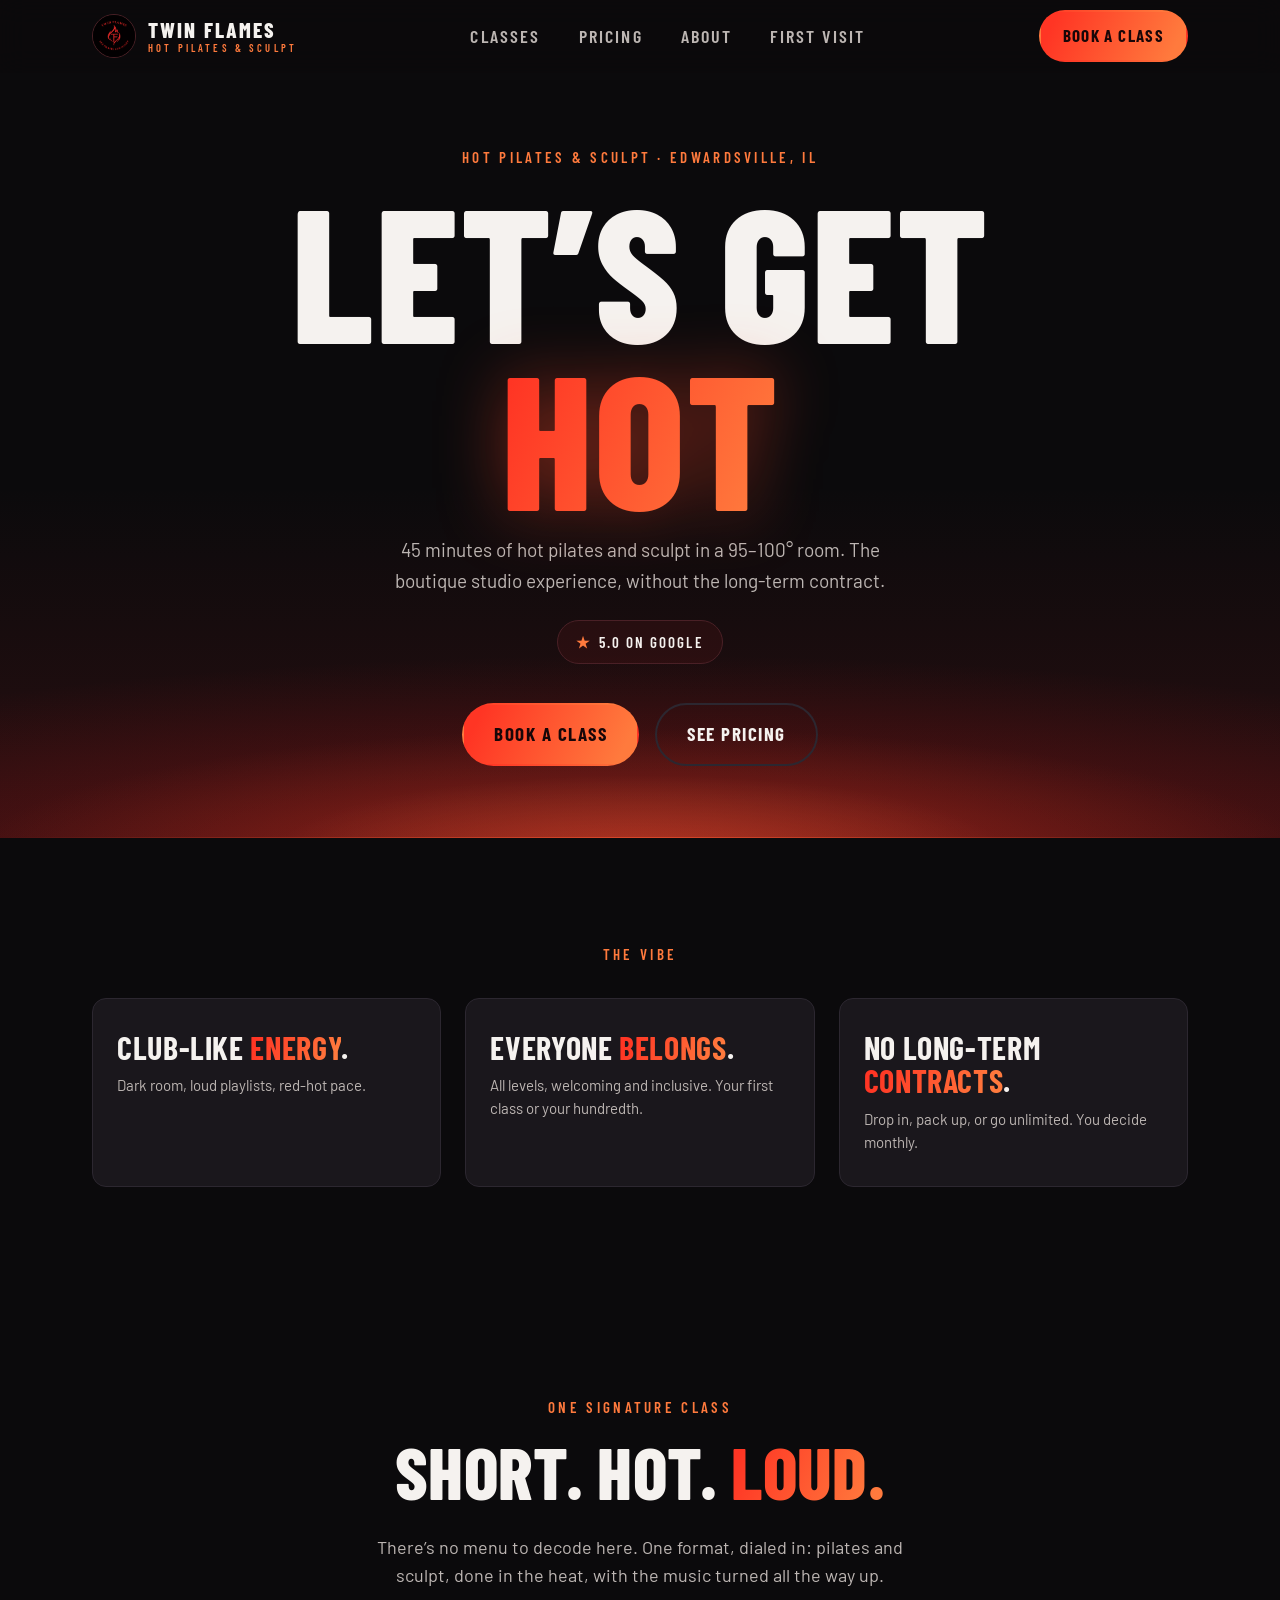
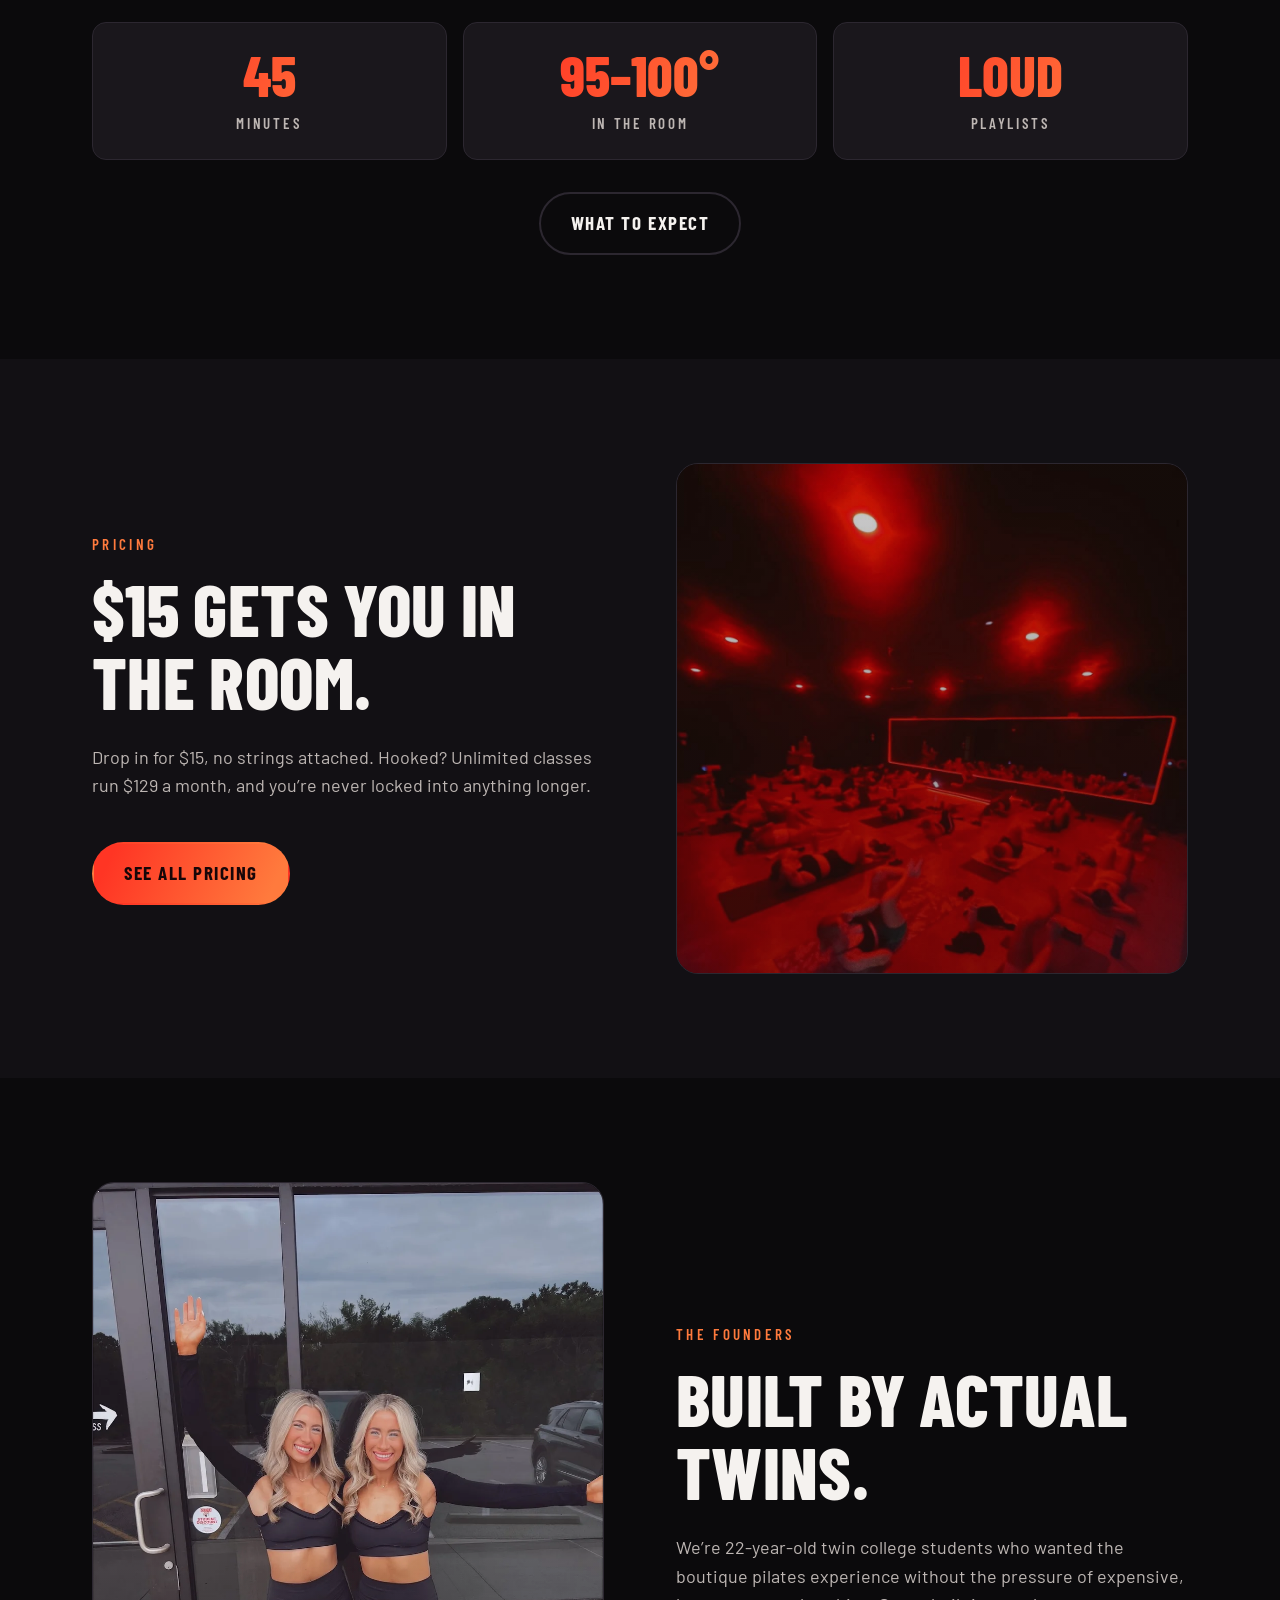
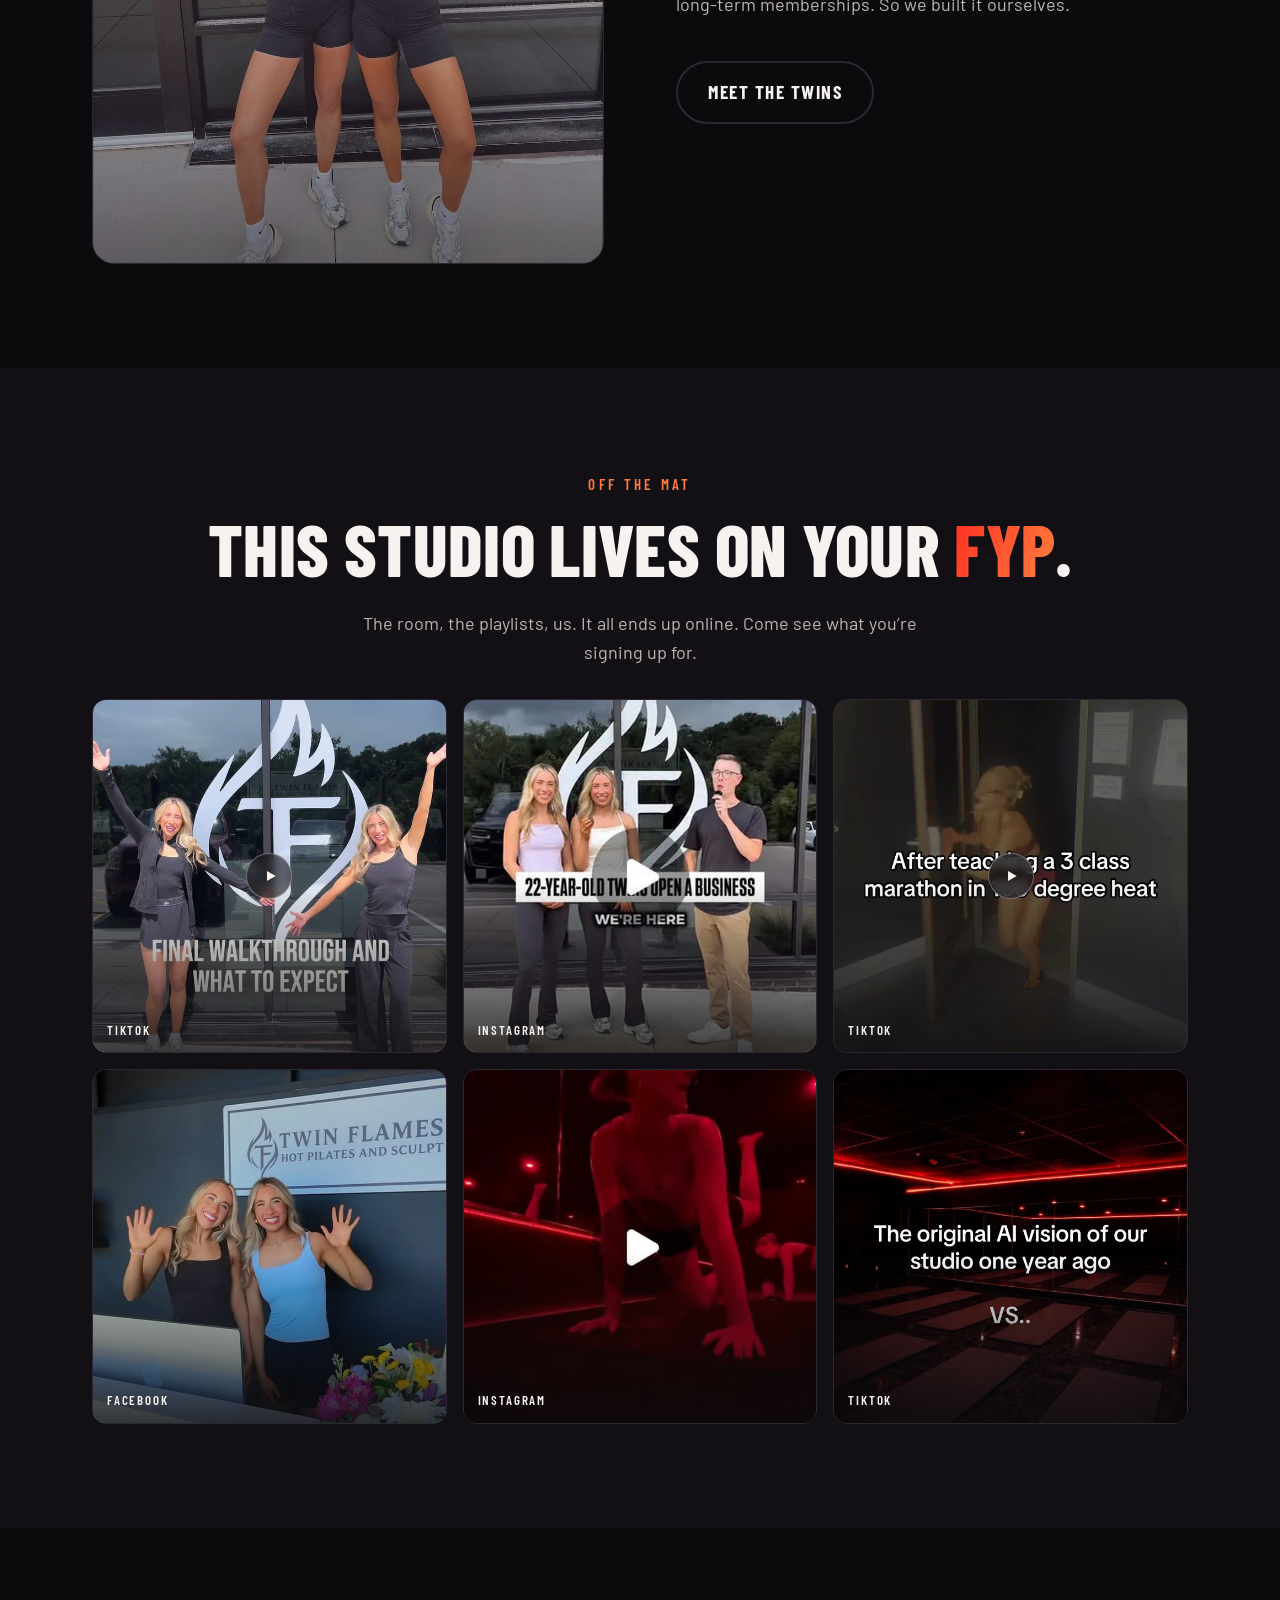
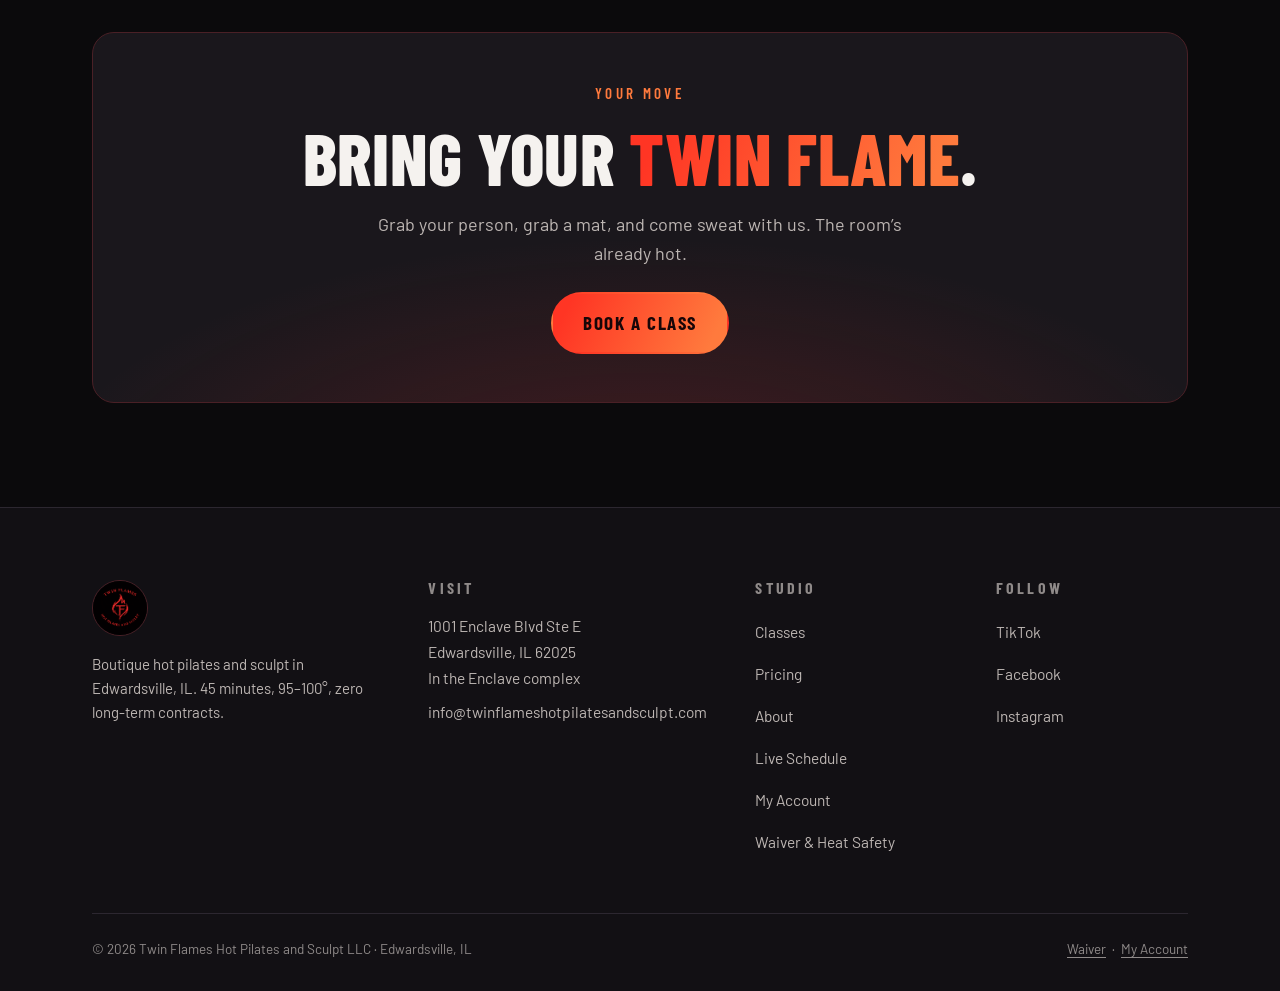
<file: index.html>
<!DOCTYPE html>
<html lang="en">
<head>
  <meta charset="UTF-8">
  <meta name="viewport" content="width=device-width, initial-scale=1">
  <title>Twin Flames Hot Pilates and Sculpt | Hot Pilates Studio in Edwardsville, IL</title>
  <meta name="description" content="45-minute hot pilates and sculpt classes in a 95–100° room in Edwardsville, IL. Boutique studio energy without the long-term contract. Drop in for $15. Let's get hot.">
  <link rel="icon" type="image/webp" href="photos/logo.webp">
  <link rel="preconnect" href="https://fonts.googleapis.com">
  <link rel="preconnect" href="https://fonts.gstatic.com" crossorigin>
  <link href="https://fonts.googleapis.com/css2?family=Barlow+Condensed:wght@500;600;700;800&family=Barlow:wght@400;500;600&display=swap" rel="stylesheet">
  <link rel="stylesheet" href="styles.css">
  <script type="application/ld+json">
  {
    "@context": "https://schema.org",
    "@type": "ExerciseGym",
    "name": "Twin Flames Hot Pilates and Sculpt LLC",
    "url": "https://www.twinflameshotpilatesandsculpt.com/",
    "email": "info@twinflameshotpilatesandsculpt.com",
    "image": "https://images.squarespace-cdn.com/content/v1/69b206b94327e463cc1633ac/3bea2ce1-251e-47c8-8115-869ce4648c71/unnamed.png",
    "address": {
      "@type": "PostalAddress",
      "streetAddress": "1001 Enclave Blvd Ste E",
      "addressLocality": "Edwardsville",
      "addressRegion": "IL",
      "postalCode": "62025",
      "addressCountry": "US"
    },
    "sameAs": [
      "https://www.facebook.com/people/Twin-Flames-Hot-Pilates-and-Sculpt/61586349622538/",
      "https://www.tiktok.com/@twin.flames.hot.pilates",
      "https://www.instagram.com/twinflameshotpilates/"
    ],
    "aggregateRating": {
      "@type": "AggregateRating",
      "ratingValue": "5.0",
      "reviewCount": "3"
    }
  }
  </script>
</head>
<body>
  <a class="skip-link" href="#main">Skip to content</a>

  <header class="site-header">
    <div class="container header-inner">
      <a class="brand" href="index.html" aria-label="Twin Flames Hot Pilates and Sculpt home">
        <img class="brand-mark" src="photos/logo.webp" alt="" width="44" height="44">
        <span class="brand-name">Twin Flames<small>Hot Pilates &amp; Sculpt</small></span>
      </a>
      <nav class="main-nav" aria-label="Primary">
        <a href="classes.html">Classes</a>
        <a href="pricing.html">Pricing</a>
        <a href="about.html">About</a>
        <a href="waiver.html">First Visit</a>
      </nav>
      <div class="header-actions">
        <a class="btn btn--flame btn--sm header-cta" href="https://www.twinflameshotpilatesandsculpt.com/schedule">Book a Class</a>
        <button class="nav-toggle" type="button" aria-expanded="false" aria-controls="mobile-nav" aria-label="Open menu">
          <span></span><span></span><span></span>
        </button>
      </div>
    </div>
  </header>

  <nav class="mobile-nav" id="mobile-nav" aria-label="Mobile">
    <a href="classes.html">Classes</a>
    <a href="pricing.html">Pricing</a>
    <a href="about.html">About</a>
    <a href="waiver.html">First Visit</a>
    <a class="btn btn--flame" href="https://www.twinflameshotpilatesandsculpt.com/schedule">Book a Class</a>
  </nav>

  <main id="main">

    <!-- HERO -->
    <section class="hero">
      <div class="container hero-inner">
        <p class="kicker">Hot Pilates &amp; Sculpt · <span class="nowrap">Edwardsville, IL</span></p>
        <h1 class="display hero-title">Let&rsquo;s Get <span class="text-flame">Hot</span></h1>
        <p class="hero-sub">45 minutes of hot pilates and sculpt in a 95&ndash;100&deg; room. The boutique studio experience, without the long-term contract.</p>
        <p class="rating-pill"><span class="star" aria-hidden="true">&#9733;</span> 5.0 on Google</p>
        <div class="hero-actions">
          <a class="btn btn--flame" href="https://www.twinflameshotpilatesandsculpt.com/schedule">Book a Class</a>
          <a class="btn btn--ghost" href="pricing.html">See Pricing</a>
        </div>
      </div>
    </section>

    <!-- VIBE STRIP -->
    <section class="section vibe-strip" aria-label="What the studio is about">
      <div class="container">
        <p class="kicker reveal">The vibe</p>
        <ul>
          <li class="reveal">Club-like <span class="text-flame">energy</span>.<span class="sub">Dark room, loud playlists, red-hot pace.</span></li>
          <li class="reveal">Everyone <span class="text-flame">belongs</span>.<span class="sub">All levels, welcoming and inclusive. Your first class or your hundredth.</span></li>
          <li class="reveal">No long-term <span class="text-flame">contracts</span>.<span class="sub">Drop in, pack up, or go unlimited. You decide monthly.</span></li>
        </ul>
      </div>
    </section>

    <!-- THE CLASS -->
    <section class="section">
      <div class="container center">
        <p class="kicker reveal">One signature class</p>
        <h2 class="display section-title reveal">Short. Hot. <span class="text-flame">Loud.</span></h2>
        <p class="lede reveal">There&rsquo;s no menu to decode here. One format, dialed in: pilates and sculpt, done in the heat, with the music turned all the way up.</p>
        <div class="stat-row">
          <div class="stat reveal"><b>45</b><span>Minutes</span></div>
          <div class="stat reveal"><b>95&ndash;100&deg;</b><span>In the room</span></div>
          <div class="stat reveal"><b>Loud</b><span>Playlists</span></div>
        </div>
        <a class="btn btn--ghost reveal" href="classes.html">What to expect</a>
      </div>
    </section>

    <!-- PRICING TEASER -->
    <section class="section section--alt">
      <div class="container split">
        <div>
          <p class="kicker reveal">Pricing</p>
          <h2 class="display section-title reveal">$15 gets you in the room.</h2>
          <p class="lede reveal">Drop in for $15, no strings attached. Hooked? Unlimited classes run $129 a month, and you&rsquo;re never locked into anything longer.</p>
          <a class="btn btn--flame mt-3 reveal" href="pricing.html">See All Pricing</a>
        </div>
        <div class="photo-frame photo-frame--dim reveal">
          <img src="photos/class-red-room.jpg" alt="A packed Hot Pilates and Sculpt class mid-workout under the red lights of the hot room" width="1170" height="1168" loading="lazy">
        </div>
      </div>
    </section>

    <!-- FOUNDERS TEASER -->
    <section class="section">
      <div class="container split split--rev">
        <div>
          <p class="kicker reveal">The founders</p>
          <h2 class="display section-title reveal">Built by actual twins.</h2>
          <p class="lede reveal">We&rsquo;re 22-year-old twin college students who wanted the boutique pilates experience without the pressure of expensive, long-term memberships. So we built it ourselves.</p>
          <a class="btn btn--ghost mt-3 reveal" href="about.html">Meet the Twins</a>
        </div>
        <div class="photo-frame reveal">
          <img src="photos/founders.webp" alt="The twin founders of Twin Flames Hot Pilates and Sculpt outside the Edwardsville studio" width="1000" height="1333" loading="lazy">
        </div>
      </div>
    </section>

    <!-- SOCIAL -->
    <section class="section section--alt">
      <div class="container center">
        <p class="kicker reveal">Off the mat</p>
        <h2 class="display section-title reveal">This studio lives on your <span class="text-flame">FYP</span>.</h2>
        <p class="lede reveal">The room, the playlists, us. It all ends up online. Come see what you&rsquo;re signing up for.</p>
        <div class="social-grid">
          <a class="social-tile social-tile--post reveal" href="https://www.tiktok.com/@twin.flames.hot.pilates/video/7648736527006158094" target="_blank" rel="noopener">
            <img src="photos/social/tiktok-4.webp" alt="TikTok video: the twins outside the studio for the final walkthrough before opening" width="640" height="640" loading="lazy">
            <span class="play-badge" aria-hidden="true"><svg viewBox="0 0 24 24"><path d="M6 4.5v15l13-7.5z"/></svg></span>
            <span class="net">TikTok</span>
          </a>
          <a class="social-tile social-tile--post reveal" href="https://www.instagram.com/reel/Das3ol3O9Ev/" target="_blank" rel="noopener">
            <img src="photos/social/ig-1.webp" alt="Instagram reel: 22-year-old twins open a business, interviewed outside the studio" width="640" height="640" loading="lazy">
            <span class="net">Instagram</span>
          </a>
          <a class="social-tile social-tile--post reveal" href="https://www.tiktok.com/@twin.flames.hot.pilates/video/7661676167644073230" target="_blank" rel="noopener">
            <img src="photos/social/tiktok-1.webp" alt="TikTok video: instructor after teaching a three-class marathon in 100 degree heat" width="640" height="640" loading="lazy">
            <span class="play-badge" aria-hidden="true"><svg viewBox="0 0 24 24"><path d="M6 4.5v15l13-7.5z"/></svg></span>
            <span class="net">TikTok</span>
          </a>
          <a class="social-tile social-tile--post reveal" href="https://www.facebook.com/share/p/1BeWzbUbu6/" target="_blank" rel="noopener">
            <img src="photos/social/fb-1.webp" alt="Facebook post: the twins waving from behind the front desk" width="640" height="640" loading="lazy">
            <span class="net">Facebook</span>
          </a>
          <a class="social-tile social-tile--post reveal" href="https://www.instagram.com/reel/DZgG-A4R8FS/" target="_blank" rel="noopener">
            <img src="photos/social/ig-2.webp" alt="Instagram reel: class moving under the red lights of the hot room" width="640" height="640" loading="lazy">
            <span class="net">Instagram</span>
          </a>
          <a class="social-tile social-tile--post reveal" href="https://www.tiktok.com/@twin.flames.hot.pilates/video/7656598670497877262" target="_blank" rel="noopener">
            <img src="photos/social/tiktok-2.webp" alt="TikTok post: the original AI vision of the studio versus how it turned out" width="640" height="640" loading="lazy">
            <span class="net">TikTok</span>
          </a>
        </div>
      </div>
    </section>

    <!-- FINAL CTA -->
    <section class="section">
      <div class="container">
        <div class="callout reveal">
          <p class="kicker">Your move</p>
          <h2 class="display section-title">Bring your <span class="text-flame">twin flame</span>.</h2>
          <p class="lede">Grab your person, grab a mat, and come sweat with us. The room&rsquo;s already hot.</p>
          <a class="btn btn--flame" href="https://www.twinflameshotpilatesandsculpt.com/schedule">Book a Class</a>
        </div>
      </div>
    </section>

  </main>

  <footer class="site-footer">
    <div class="container">
      <div class="footer-grid">
        <div class="footer-brand">
          <img class="brand-mark" src="photos/logo.webp" alt="Twin Flames red flame logo" width="56" height="56" loading="lazy">
          <p>Boutique hot pilates and sculpt in Edwardsville, IL. 45 minutes, 95&ndash;100&deg;, zero long-term contracts.</p>
        </div>
        <div>
          <h2 class="footer-h">Visit</h2>
          <address>
            1001 Enclave Blvd Ste E<br>
            Edwardsville, IL 62025<br>
            <span>In the Enclave complex</span><br>
            <a href="mailto:info@twinflameshotpilatesandsculpt.com">info@twinflameshotpilatesandsculpt.com</a>
          </address>
        </div>
        <div>
          <h2 class="footer-h">Studio</h2>
          <ul class="footer-links">
            <li><a href="classes.html">Classes</a></li>
            <li><a href="pricing.html">Pricing</a></li>
            <li><a href="about.html">About</a></li>
            <li><a href="https://www.twinflameshotpilatesandsculpt.com/schedule">Live Schedule</a></li>
            <li><a href="https://www.twinflameshotpilatesandsculpt.com/my-account">My Account</a></li>
            <li><a href="waiver.html">Waiver &amp; Heat Safety</a></li>
          </ul>
        </div>
        <div>
          <h2 class="footer-h">Follow</h2>
          <ul class="footer-links">
            <li><a href="https://www.tiktok.com/@twin.flames.hot.pilates" rel="noopener">TikTok</a></li>
            <li><a href="https://www.facebook.com/people/Twin-Flames-Hot-Pilates-and-Sculpt/61586349622538/" rel="noopener">Facebook</a></li>
            <li><a href="https://www.instagram.com/twinflameshotpilates/" rel="noopener">Instagram</a></li>
          </ul>
        </div>
      </div>
      <div class="footer-legal">
        <span>&copy; <span data-year>2026</span> Twin Flames Hot Pilates and Sculpt LLC &middot; Edwardsville, IL</span>
        <span><a href="waiver.html">Waiver</a> &nbsp;&middot;&nbsp; <a href="https://www.twinflameshotpilatesandsculpt.com/my-account">My Account</a></span>
      </div>
    </div>
  </footer>

  <div class="mobile-book-bar">
    <a class="btn btn--flame" href="https://www.twinflameshotpilatesandsculpt.com/schedule">Book a Class</a>
  </div>

  <script src="main.js"></script>
</body>
</html>
</file>
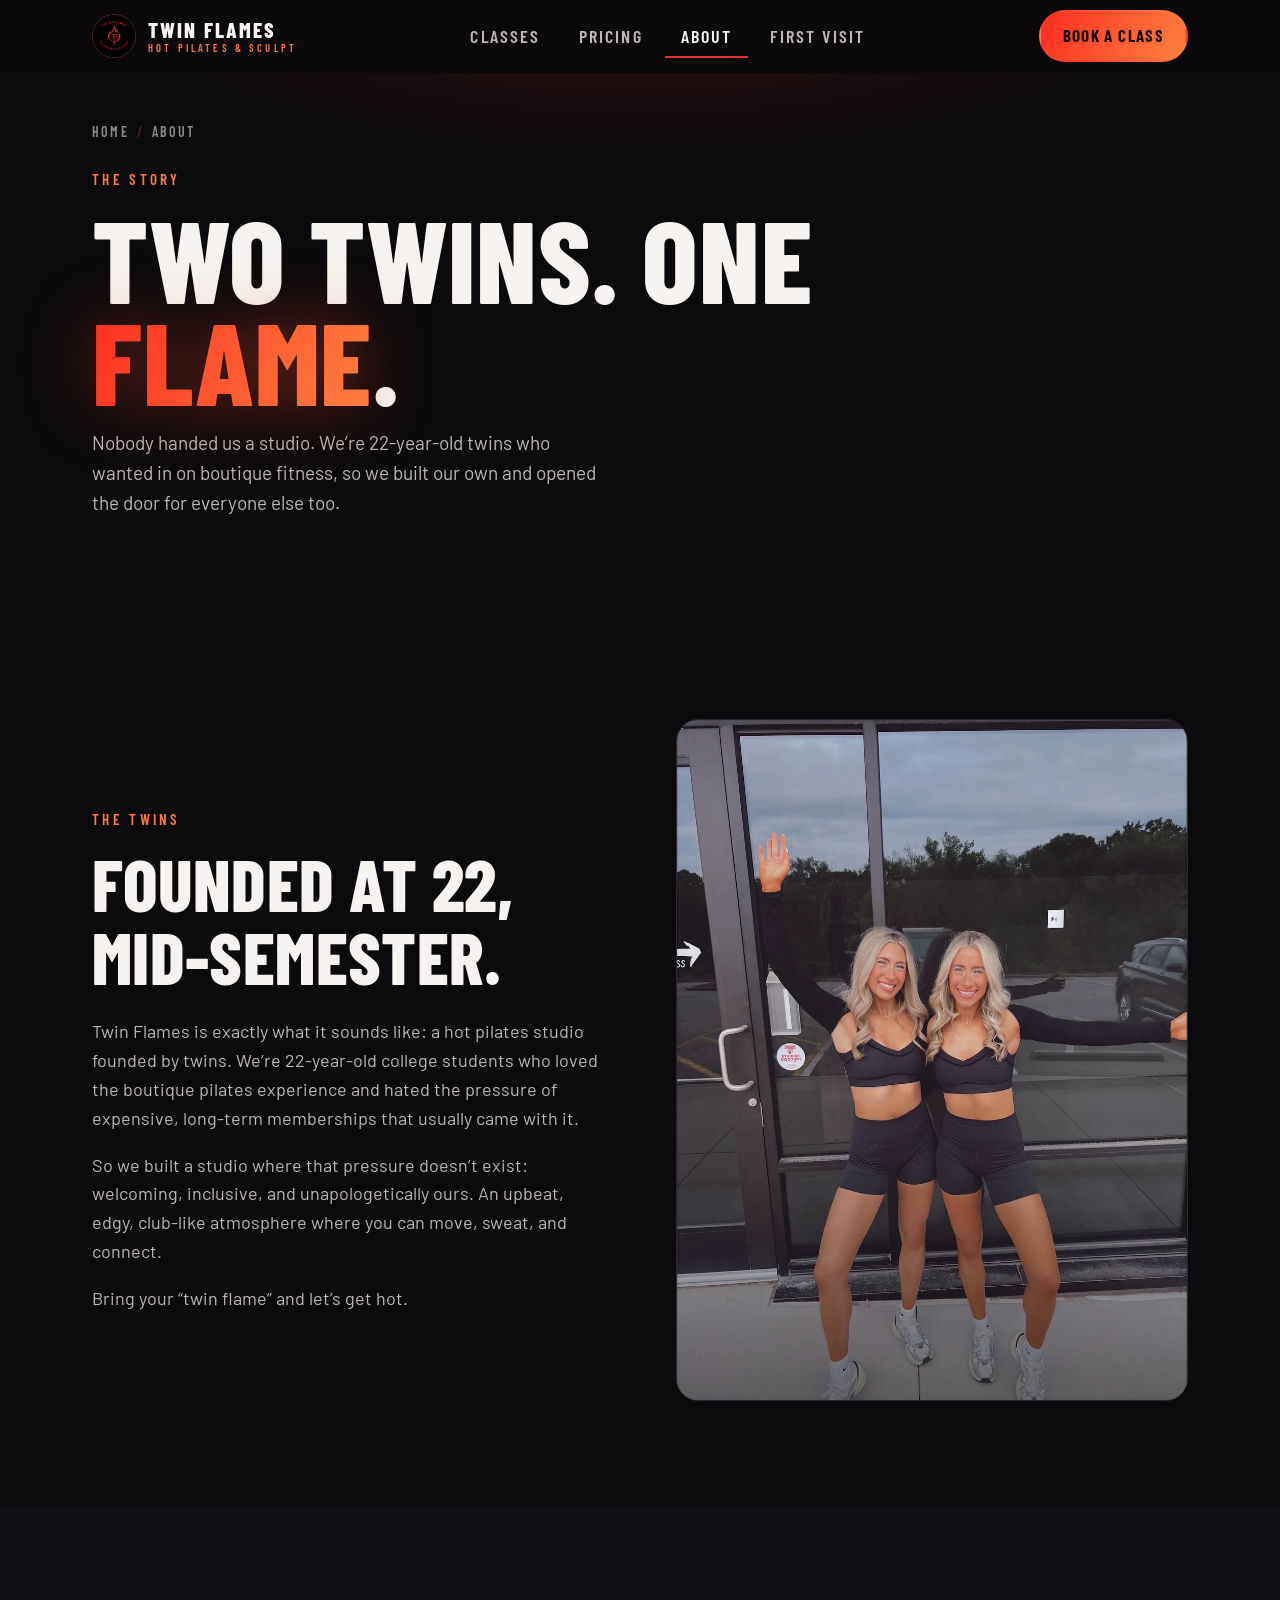
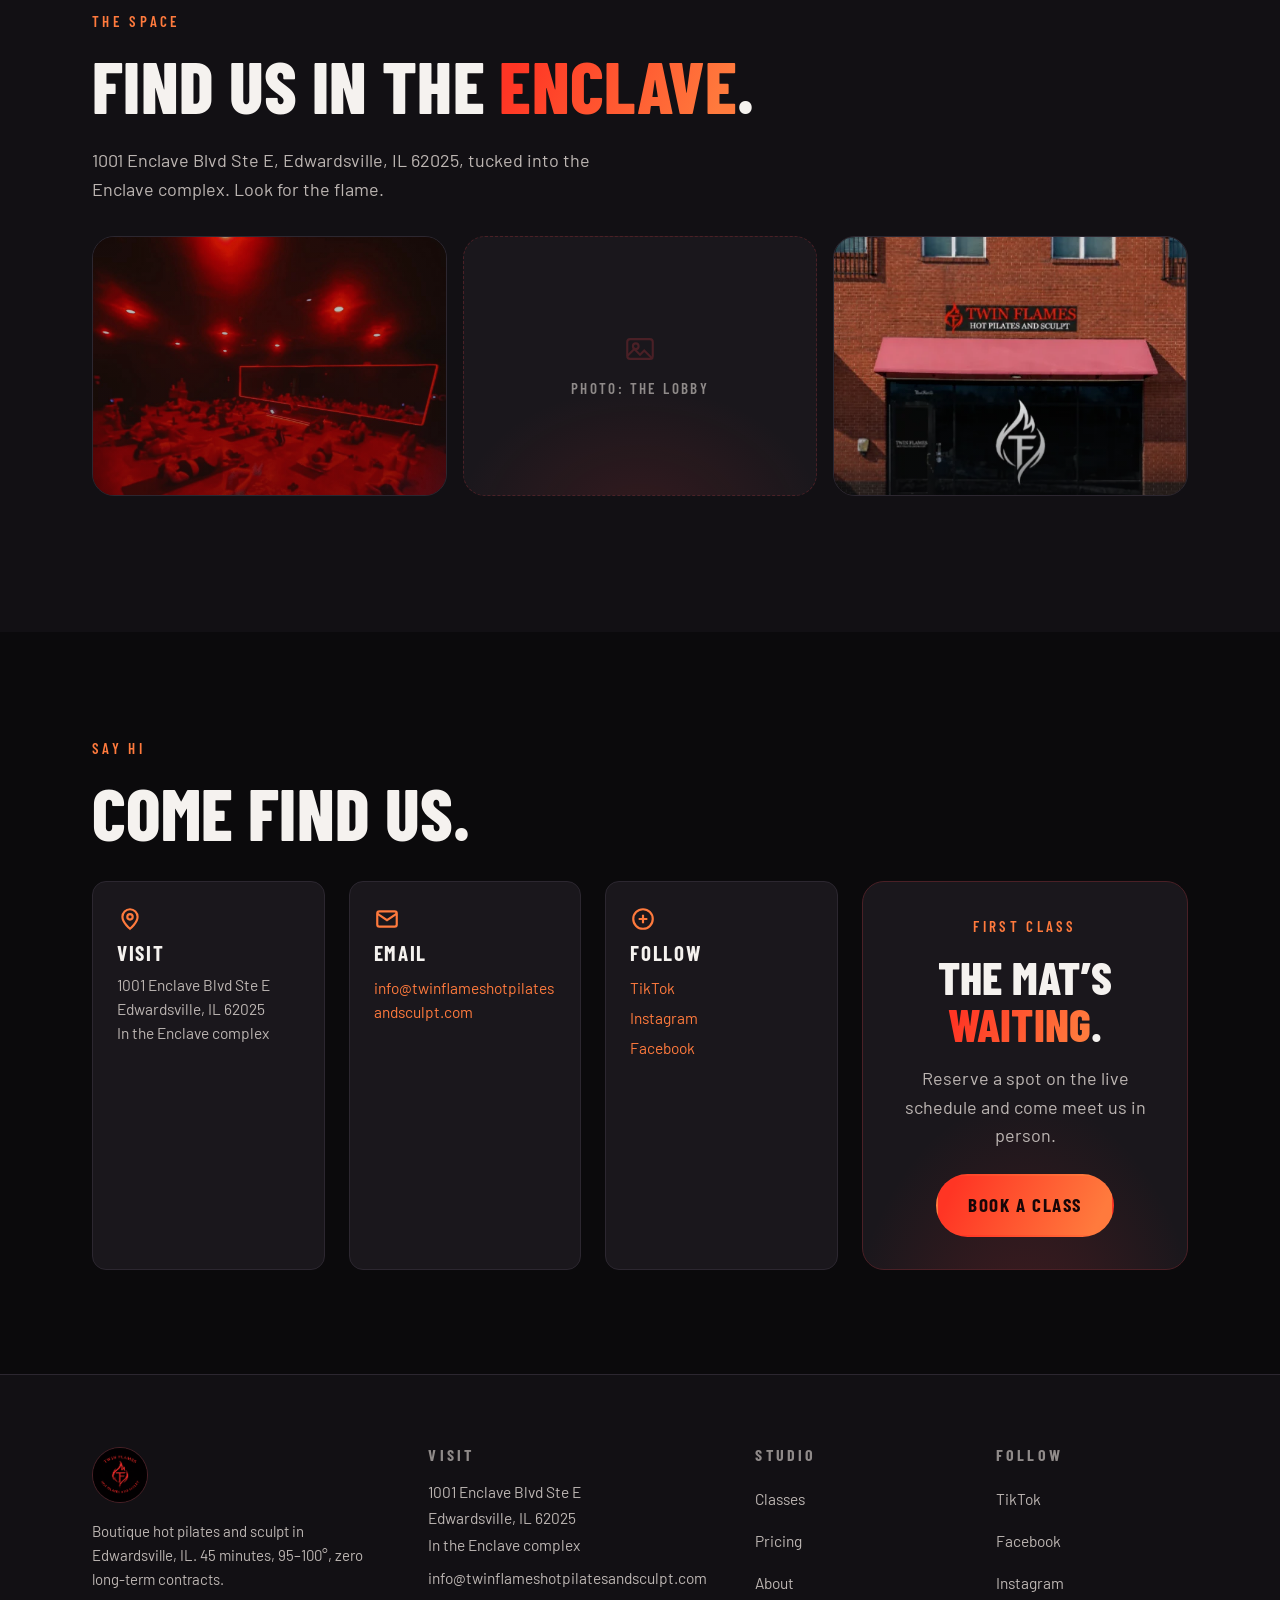
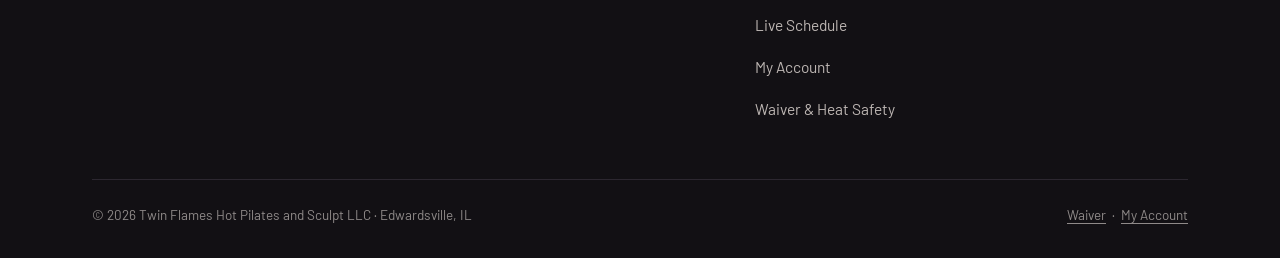
<file: about.html>
<!DOCTYPE html>
<html lang="en">
<head>
  <meta charset="UTF-8">
  <meta name="viewport" content="width=device-width, initial-scale=1">
  <title>About the Twins | Twin Flames Hot Pilates and Sculpt, Edwardsville IL</title>
  <meta name="description" content="Founded by 22-year-old twin college students, Twin Flames Hot Pilates and Sculpt is a welcoming, inclusive boutique studio in Edwardsville's Enclave complex. Meet the twins and find the studio.">
  <link rel="icon" type="image/webp" href="photos/logo.webp">
  <link rel="preconnect" href="https://fonts.googleapis.com">
  <link rel="preconnect" href="https://fonts.gstatic.com" crossorigin>
  <link href="https://fonts.googleapis.com/css2?family=Barlow+Condensed:wght@500;600;700;800&family=Barlow:wght@400;500;600&display=swap" rel="stylesheet">
  <link rel="stylesheet" href="styles.css">
  <script type="application/ld+json">
  {
    "@context": "https://schema.org",
    "@type": "BreadcrumbList",
    "itemListElement": [
      { "@type": "ListItem", "position": 1, "name": "Home", "item": "https://www.twinflameshotpilatesandsculpt.com/" },
      { "@type": "ListItem", "position": 2, "name": "About" }
    ]
  }
  </script>
</head>
<body>
  <a class="skip-link" href="#main">Skip to content</a>

  <header class="site-header">
    <div class="container header-inner">
      <a class="brand" href="index.html" aria-label="Twin Flames Hot Pilates and Sculpt home">
        <img class="brand-mark" src="photos/logo.webp" alt="" width="44" height="44">
        <span class="brand-name">Twin Flames<small>Hot Pilates &amp; Sculpt</small></span>
      </a>
      <nav class="main-nav" aria-label="Primary">
        <a href="classes.html">Classes</a>
        <a href="pricing.html">Pricing</a>
        <a href="about.html" aria-current="page">About</a>
        <a href="waiver.html">First Visit</a>
      </nav>
      <div class="header-actions">
        <a class="btn btn--flame btn--sm header-cta" href="https://www.twinflameshotpilatesandsculpt.com/schedule">Book a Class</a>
        <button class="nav-toggle" type="button" aria-expanded="false" aria-controls="mobile-nav" aria-label="Open menu">
          <span></span><span></span><span></span>
        </button>
      </div>
    </div>
  </header>

  <nav class="mobile-nav" id="mobile-nav" aria-label="Mobile">
    <a href="classes.html">Classes</a>
    <a href="pricing.html">Pricing</a>
    <a href="about.html" aria-current="page">About</a>
    <a href="waiver.html">First Visit</a>
    <a class="btn btn--flame" href="https://www.twinflameshotpilatesandsculpt.com/schedule">Book a Class</a>
  </nav>

  <main id="main">

    <!-- PAGE HERO -->
    <section class="page-hero">
      <div class="container">
        <nav aria-label="Breadcrumb">
          <ol class="breadcrumb">
            <li><a href="index.html">Home</a></li>
            <li aria-current="page">About</li>
          </ol>
        </nav>
        <div class="hero-inner">
          <p class="kicker">The story</p>
          <h1 class="display hero-title">Two twins. One <span class="text-flame">flame</span>.</h1>
          <p class="hero-sub">Nobody handed us a studio. We&rsquo;re 22-year-old twins who wanted in on boutique fitness, so we built our own and opened the door for everyone else too.</p>
        </div>
      </div>
    </section>

    <!-- STORY -->
    <!-- OWNER REVIEW: story copy is a draft pending owner sign-off -->
    <section class="section">
      <div class="container split">
        <div>
          <p class="kicker reveal">The twins</p>
          <h2 class="display section-title reveal">Founded at 22, mid-semester.</h2>
          <div class="lede reveal">
            <p>Twin Flames is exactly what it sounds like: a hot pilates studio founded by twins. We&rsquo;re 22-year-old college students who loved the boutique pilates experience and hated the pressure of expensive, long-term memberships that usually came with it.</p>
            <p>So we built a studio where that pressure doesn&rsquo;t exist: welcoming, inclusive, and unapologetically ours. An upbeat, edgy, club-like atmosphere where you can move, sweat, and connect.</p>
            <p>Bring your &ldquo;twin flame&rdquo; and let&rsquo;s get hot.</p>
          </div>
        </div>
        <div class="photo-frame reveal">
          <img src="photos/founders.webp" alt="The twin founders of Twin Flames Hot Pilates and Sculpt outside the Edwardsville studio" width="1000" height="1333" loading="lazy">
        </div>
      </div>
    </section>

    <!-- THE SPACE -->
    <section class="section section--alt">
      <div class="container">
        <p class="kicker reveal">The space</p>
        <h2 class="display section-title reveal">Find us in the <span class="text-flame">Enclave</span>.</h2>
        <p class="lede reveal">1001 Enclave Blvd Ste E, Edwardsville, IL 62025, tucked into the Enclave complex. Look for the flame.</p>
        <div class="stat-row">
          <div class="photo-frame photo-frame--dim photo-frame--tile reveal">
            <img src="photos/class-red-room.jpg" alt="The hot room during class: rows of mats under red lights and the LED-framed mirror" width="1170" height="1168" loading="lazy">
          </div>
          <div class="photo-ph reveal" role="img" aria-label="Photo placeholder: the lobby">
            <svg viewBox="0 0 24 24" fill="none" stroke="currentColor" stroke-width="1.5" aria-hidden="true"><rect x="3" y="5" width="18" height="14" rx="2"/><circle cx="9" cy="10" r="2"/><path d="m3 17 5-5 4 4 3-3 6 6"/></svg>
            <em>Photo: the lobby</em>
          </div>
          <div class="photo-frame photo-frame--tile reveal">
            <img src="photos/storefront.webp" alt="The Twin Flames storefront in the Enclave complex: red awning, black glass front, and the white flame decal" width="478" height="510" loading="lazy">
          </div>
        </div>
      </div>
    </section>

    <!-- CONTACT -->
    <section class="section">
      <div class="container">
        <p class="kicker reveal">Say hi</p>
        <h2 class="display section-title reveal">Come find us.</h2>
        <div class="contact-grid">
          <div class="contact-card reveal">
            <svg viewBox="0 0 24 24" fill="none" stroke="currentColor" stroke-width="2" aria-hidden="true"><path d="M12 21s-7-5.5-7-11a7 7 0 0 1 14 0c0 5.5-7 11-7 11z"/><circle cx="12" cy="10" r="2.5"/></svg>
            <h3>Visit</h3>
            <p>1001 Enclave Blvd Ste E<br>Edwardsville, IL 62025<br>In the Enclave complex</p>
          </div>
          <div class="contact-card reveal">
            <svg viewBox="0 0 24 24" fill="none" stroke="currentColor" stroke-width="2" aria-hidden="true"><rect x="3" y="5" width="18" height="14" rx="2"/><path d="m3 7 9 6 9-6"/></svg>
            <h3>Email</h3>
            <p><a href="mailto:info@twinflameshotpilatesandsculpt.com">info@twinflames<wbr>hotpilates<wbr>andsculpt.com</a></p>
          </div>
          <div class="contact-card reveal">
            <svg viewBox="0 0 24 24" fill="none" stroke="currentColor" stroke-width="2" aria-hidden="true"><circle cx="12" cy="12" r="9"/><path d="M8 12h8M12 8v8"/></svg>
            <h3>Follow</h3>
            <p><a href="https://www.tiktok.com/@twin.flames.hot.pilates" rel="noopener">TikTok</a><br><a href="https://www.instagram.com/twinflameshotpilates/" rel="noopener">Instagram</a><br><a href="https://www.facebook.com/people/Twin-Flames-Hot-Pilates-and-Sculpt/61586349622538/" rel="noopener">Facebook</a></p>
          </div>
          <div class="callout callout--compact reveal">
            <p class="kicker">First class</p>
            <h2 class="display section-title">The mat&rsquo;s <span class="text-flame">waiting</span>.</h2>
            <p class="lede">Reserve a spot on the live schedule and come meet us in person.</p>
            <a class="btn btn--flame" href="https://www.twinflameshotpilatesandsculpt.com/schedule">Book a Class</a>
          </div>
        </div>
      </div>
    </section>

  </main>

  <footer class="site-footer">
    <div class="container">
      <div class="footer-grid">
        <div class="footer-brand">
          <img class="brand-mark" src="photos/logo.webp" alt="Twin Flames red flame logo" width="56" height="56" loading="lazy">
          <p>Boutique hot pilates and sculpt in Edwardsville, IL. 45 minutes, 95&ndash;100&deg;, zero long-term contracts.</p>
        </div>
        <div>
          <h2 class="footer-h">Visit</h2>
          <address>
            1001 Enclave Blvd Ste E<br>
            Edwardsville, IL 62025<br>
            <span>In the Enclave complex</span><br>
            <a href="mailto:info@twinflameshotpilatesandsculpt.com">info@twinflameshotpilatesandsculpt.com</a>
          </address>
        </div>
        <div>
          <h2 class="footer-h">Studio</h2>
          <ul class="footer-links">
            <li><a href="classes.html">Classes</a></li>
            <li><a href="pricing.html">Pricing</a></li>
            <li><a href="about.html">About</a></li>
            <li><a href="https://www.twinflameshotpilatesandsculpt.com/schedule">Live Schedule</a></li>
            <li><a href="https://www.twinflameshotpilatesandsculpt.com/my-account">My Account</a></li>
            <li><a href="waiver.html">Waiver &amp; Heat Safety</a></li>
          </ul>
        </div>
        <div>
          <h2 class="footer-h">Follow</h2>
          <ul class="footer-links">
            <li><a href="https://www.tiktok.com/@twin.flames.hot.pilates" rel="noopener">TikTok</a></li>
            <li><a href="https://www.facebook.com/people/Twin-Flames-Hot-Pilates-and-Sculpt/61586349622538/" rel="noopener">Facebook</a></li>
            <li><a href="https://www.instagram.com/twinflameshotpilates/" rel="noopener">Instagram</a></li>
          </ul>
        </div>
      </div>
      <div class="footer-legal">
        <span>&copy; <span data-year>2026</span> Twin Flames Hot Pilates and Sculpt LLC &middot; Edwardsville, IL</span>
        <span><a href="waiver.html">Waiver</a> &nbsp;&middot;&nbsp; <a href="https://www.twinflameshotpilatesandsculpt.com/my-account">My Account</a></span>
      </div>
    </div>
  </footer>

  <div class="mobile-book-bar">
    <a class="btn btn--flame" href="https://www.twinflameshotpilatesandsculpt.com/schedule">Book a Class</a>
  </div>

  <script src="main.js"></script>
</body>
</html>
</file>
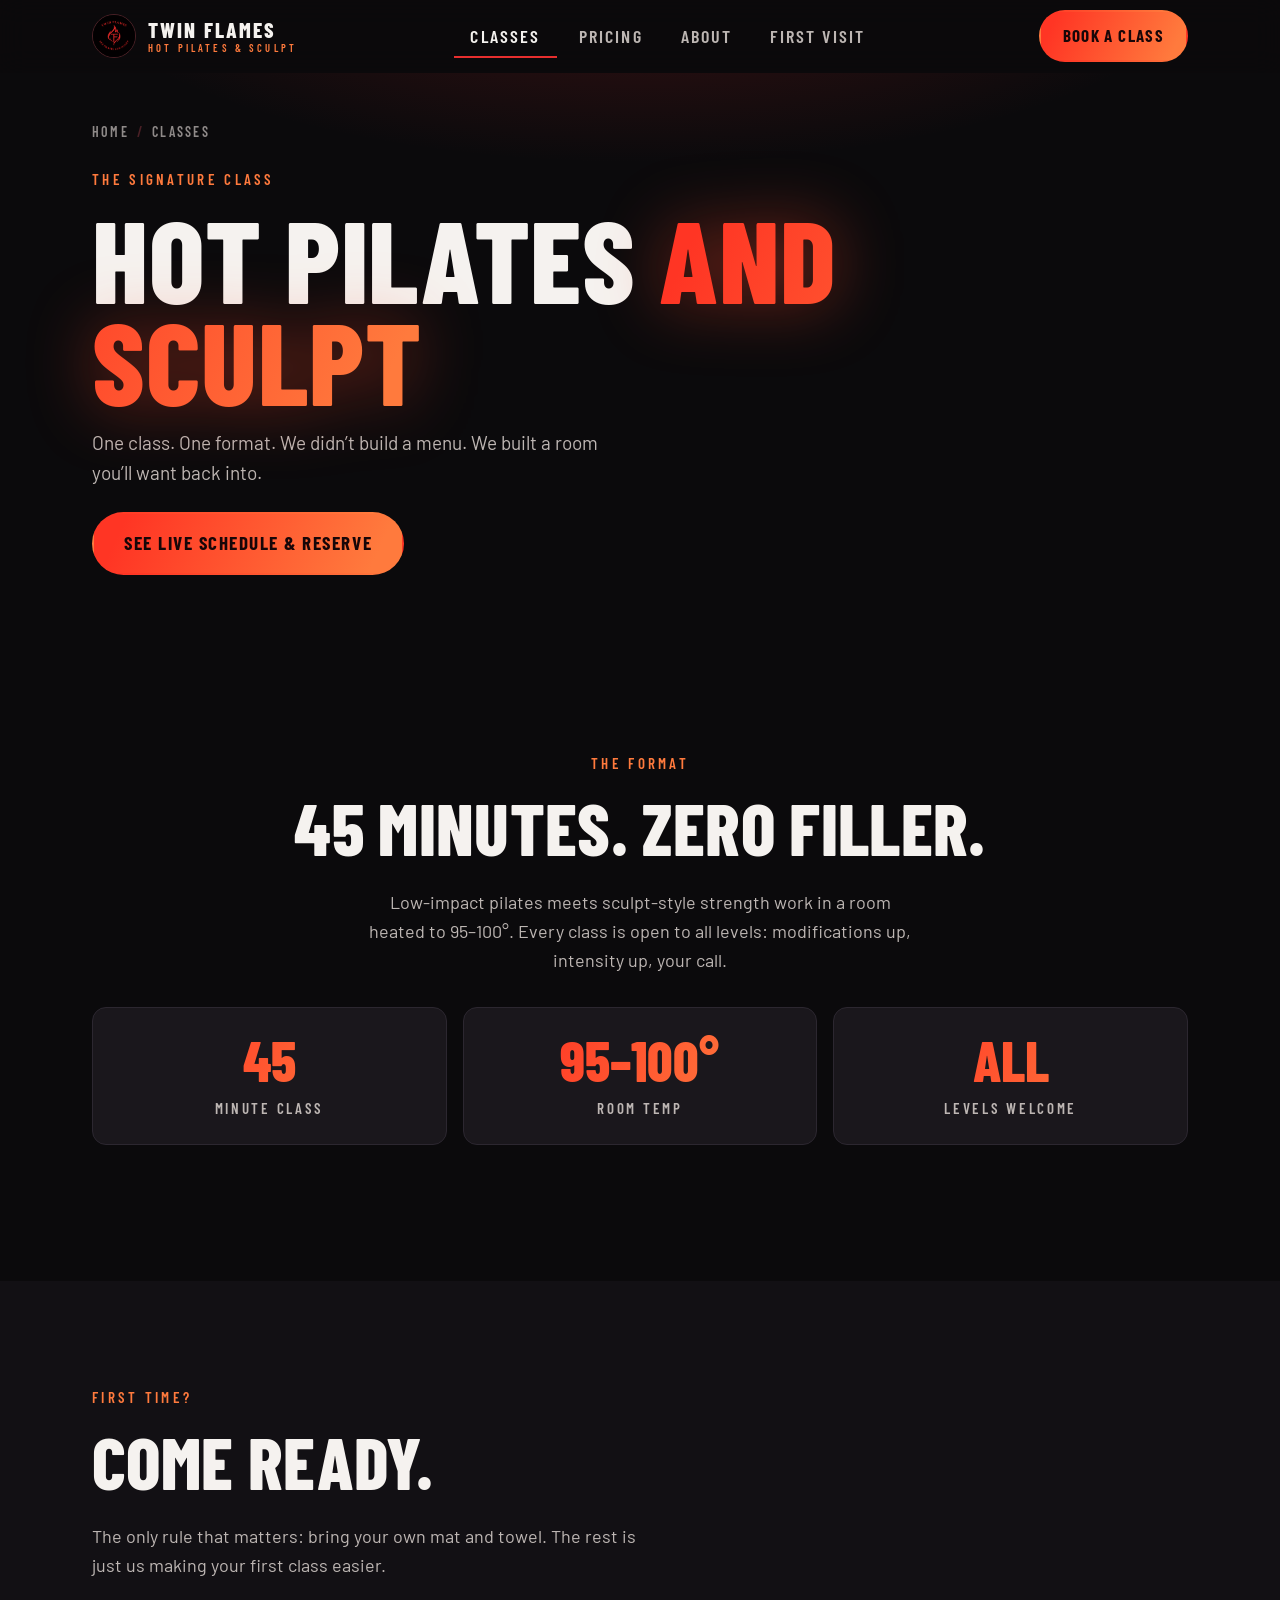
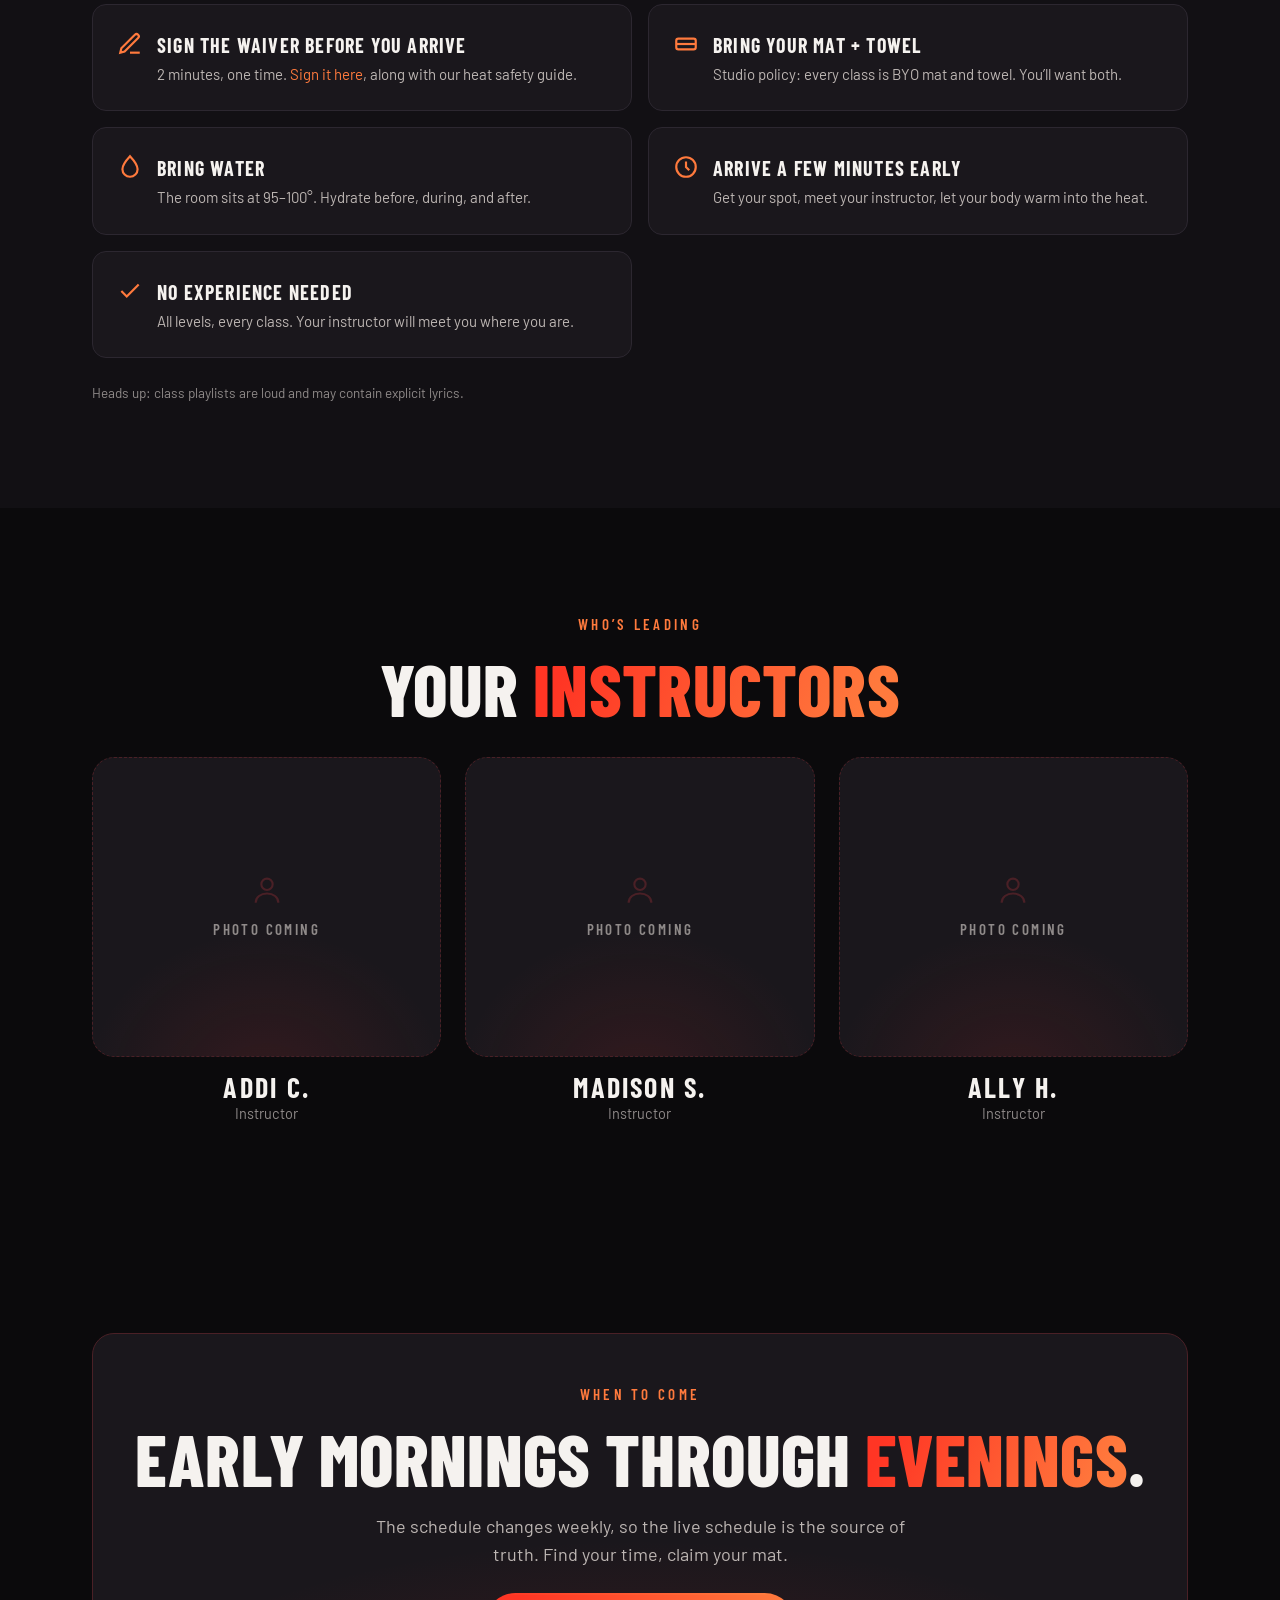
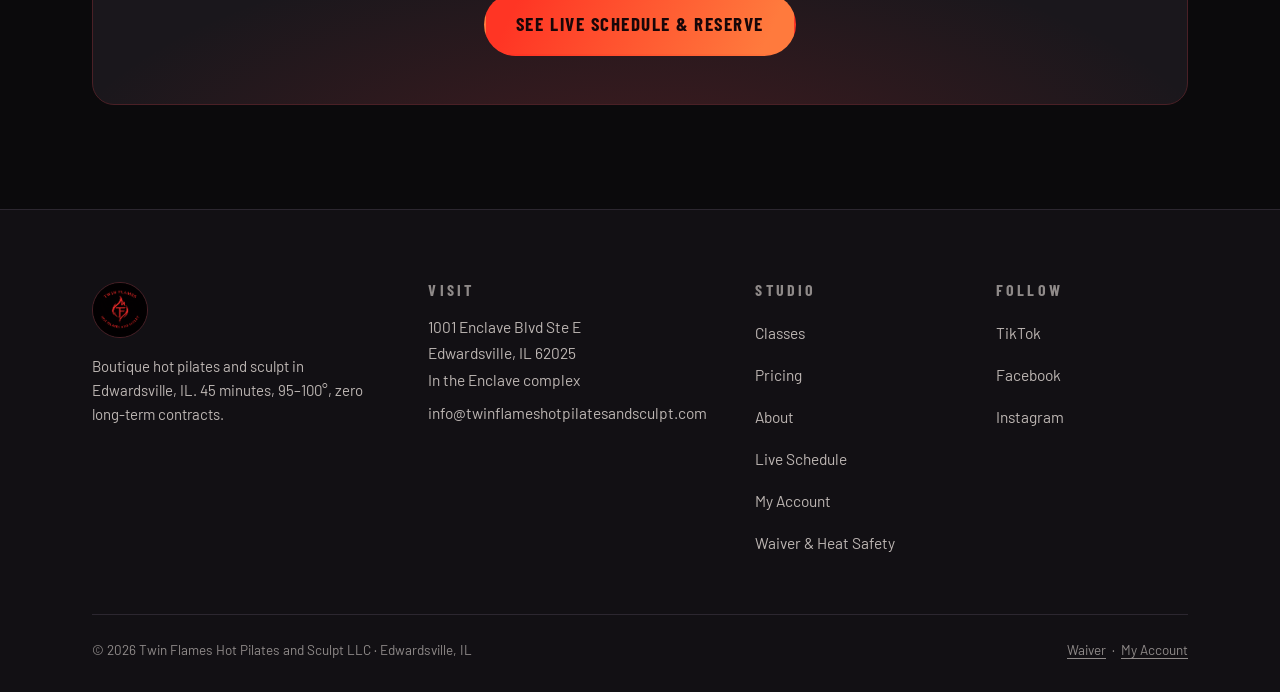
<file: classes.html>
<!DOCTYPE html>
<html lang="en">
<head>
  <meta charset="UTF-8">
  <meta name="viewport" content="width=device-width, initial-scale=1">
  <title>Hot Pilates Classes in Edwardsville, IL | Twin Flames Hot Pilates and Sculpt</title>
  <meta name="description" content="Hot Pilates and Sculpt: one 45-minute class in a room heated to 95–100°, all levels welcome. Bring your own mat and towel, then see the live schedule and reserve your spot.">
  <link rel="icon" type="image/webp" href="photos/logo.webp">
  <link rel="preconnect" href="https://fonts.googleapis.com">
  <link rel="preconnect" href="https://fonts.gstatic.com" crossorigin>
  <link href="https://fonts.googleapis.com/css2?family=Barlow+Condensed:wght@500;600;700;800&family=Barlow:wght@400;500;600&display=swap" rel="stylesheet">
  <link rel="stylesheet" href="styles.css">
  <script type="application/ld+json">
  {
    "@context": "https://schema.org",
    "@type": "BreadcrumbList",
    "itemListElement": [
      { "@type": "ListItem", "position": 1, "name": "Home", "item": "https://www.twinflameshotpilatesandsculpt.com/" },
      { "@type": "ListItem", "position": 2, "name": "Classes" }
    ]
  }
  </script>
</head>
<body>
  <a class="skip-link" href="#main">Skip to content</a>

  <header class="site-header">
    <div class="container header-inner">
      <a class="brand" href="index.html" aria-label="Twin Flames Hot Pilates and Sculpt home">
        <img class="brand-mark" src="photos/logo.webp" alt="" width="44" height="44">
        <span class="brand-name">Twin Flames<small>Hot Pilates &amp; Sculpt</small></span>
      </a>
      <nav class="main-nav" aria-label="Primary">
        <a href="classes.html" aria-current="page">Classes</a>
        <a href="pricing.html">Pricing</a>
        <a href="about.html">About</a>
        <a href="waiver.html">First Visit</a>
      </nav>
      <div class="header-actions">
        <a class="btn btn--flame btn--sm header-cta" href="https://www.twinflameshotpilatesandsculpt.com/schedule">Book a Class</a>
        <button class="nav-toggle" type="button" aria-expanded="false" aria-controls="mobile-nav" aria-label="Open menu">
          <span></span><span></span><span></span>
        </button>
      </div>
    </div>
  </header>

  <nav class="mobile-nav" id="mobile-nav" aria-label="Mobile">
    <a href="classes.html" aria-current="page">Classes</a>
    <a href="pricing.html">Pricing</a>
    <a href="about.html">About</a>
    <a href="waiver.html">First Visit</a>
    <a class="btn btn--flame" href="https://www.twinflameshotpilatesandsculpt.com/schedule">Book a Class</a>
  </nav>

  <main id="main">

    <!-- PAGE HERO -->
    <section class="page-hero">
      <div class="container">
        <nav aria-label="Breadcrumb">
          <ol class="breadcrumb">
            <li><a href="index.html">Home</a></li>
            <li aria-current="page">Classes</li>
          </ol>
        </nav>
        <div class="hero-inner">
          <p class="kicker">The signature class</p>
          <h1 class="display hero-title">Hot Pilates <span class="text-flame">and Sculpt</span></h1>
          <p class="hero-sub">One class. One format. We didn&rsquo;t build a menu. We built a room you&rsquo;ll want back into.</p>
          <a class="btn btn--flame" href="https://www.twinflameshotpilatesandsculpt.com/schedule">See Live Schedule &amp; Reserve</a>
        </div>
      </div>
    </section>

    <!-- THE FORMAT -->
    <section class="section">
      <div class="container center">
        <p class="kicker reveal">The format</p>
        <h2 class="display section-title reveal">45 minutes. Zero filler.</h2>
        <p class="lede reveal">Low-impact pilates meets sculpt-style strength work in a room heated to 95&ndash;100&deg;. Every class is open to all levels: modifications up, intensity up, your call.</p>
        <div class="stat-row">
          <div class="stat reveal"><b>45</b><span>Minute class</span></div>
          <div class="stat reveal"><b>95&ndash;100&deg;</b><span>Room temp</span></div>
          <div class="stat reveal"><b>All</b><span>Levels welcome</span></div>
        </div>
      </div>
    </section>

    <!-- FIRST-TIMERS -->
    <!-- OWNER REVIEW: tips beyond the BYO mat/towel policy are draft copy pending owner sign-off -->
    <section class="section section--alt">
      <div class="container">
        <p class="kicker reveal">First time?</p>
        <h2 class="display section-title reveal">Come ready.</h2>
        <p class="lede reveal">The only rule that matters: bring your own mat and towel. The rest is just us making your first class easier.</p>
        <ul class="checklist">
          <li class="reveal">
            <svg viewBox="0 0 24 24" fill="none" stroke="currentColor" stroke-width="2" aria-hidden="true"><path d="M12 20h9"/><path d="M16.5 3.5a2.1 2.1 0 0 1 3 3L7 19l-4 1 1-4z"/></svg>
            <div><b>Sign the waiver before you arrive</b><span>2 minutes, one time. <a href="waiver.html">Sign it here</a>, along with our heat safety guide.</span></div>
          </li>
          <li class="reveal">
            <svg viewBox="0 0 24 24" fill="none" stroke="currentColor" stroke-width="2" aria-hidden="true"><rect x="3" y="7" width="18" height="10" rx="2"/><path d="M3 12h18"/></svg>
            <div><b>Bring your mat + towel</b><span>Studio policy: every class is BYO mat and towel. You&rsquo;ll want both.</span></div>
          </li>
          <li class="reveal">
            <svg viewBox="0 0 24 24" fill="none" stroke="currentColor" stroke-width="2" aria-hidden="true"><path d="M12 2s7 7.5 7 12a7 7 0 1 1-14 0c0-4.5 7-12 7-12z"/></svg>
            <div><b>Bring water</b><span>The room sits at 95&ndash;100&deg;. Hydrate before, during, and after.</span></div>
          </li>
          <li class="reveal">
            <svg viewBox="0 0 24 24" fill="none" stroke="currentColor" stroke-width="2" aria-hidden="true"><circle cx="12" cy="12" r="9"/><path d="M12 7v5l3 3"/></svg>
            <div><b>Arrive a few minutes early</b><span>Get your spot, meet your instructor, let your body warm into the heat.</span></div>
          </li>
          <li class="reveal">
            <svg viewBox="0 0 24 24" fill="none" stroke="currentColor" stroke-width="2" aria-hidden="true"><path d="M20 6 9 17l-5-5"/></svg>
            <div><b>No experience needed</b><span>All levels, every class. Your instructor will meet you where you are.</span></div>
          </li>
        </ul>
        <p class="fine-print mt-3 reveal">Heads up: class playlists are loud and may contain explicit lyrics.</p>
      </div>
    </section>

    <!-- INSTRUCTORS -->
    <section class="section">
      <div class="container center">
        <p class="kicker reveal">Who&rsquo;s leading</p>
        <h2 class="display section-title reveal">Your <span class="text-flame">instructors</span></h2>
        <div class="people-grid">
          <div class="person reveal">
            <div class="photo-ph" role="img" aria-label="Photo placeholder: instructor Addi C.">
              <svg viewBox="0 0 24 24" fill="none" stroke="currentColor" stroke-width="1.5" aria-hidden="true"><circle cx="12" cy="8" r="4"/><path d="M4 21c0-4 3.6-6.5 8-6.5s8 2.5 8 6.5"/></svg>
              <em>Photo coming</em>
            </div>
            <h3>Addi C.</h3>
            <p>Instructor</p>
          </div>
          <div class="person reveal">
            <div class="photo-ph" role="img" aria-label="Photo placeholder: instructor Madison S.">
              <svg viewBox="0 0 24 24" fill="none" stroke="currentColor" stroke-width="1.5" aria-hidden="true"><circle cx="12" cy="8" r="4"/><path d="M4 21c0-4 3.6-6.5 8-6.5s8 2.5 8 6.5"/></svg>
              <em>Photo coming</em>
            </div>
            <h3>Madison S.</h3>
            <p>Instructor</p>
          </div>
          <div class="person reveal">
            <div class="photo-ph" role="img" aria-label="Photo placeholder: instructor Ally H.">
              <svg viewBox="0 0 24 24" fill="none" stroke="currentColor" stroke-width="1.5" aria-hidden="true"><circle cx="12" cy="8" r="4"/><path d="M4 21c0-4 3.6-6.5 8-6.5s8 2.5 8 6.5"/></svg>
              <em>Photo coming</em>
            </div>
            <h3>Ally H.</h3>
            <p>Instructor</p>
          </div>
        </div>
      </div>
    </section>

    <!-- SCHEDULE CTA -->
    <section class="section">
      <div class="container">
        <div class="callout reveal">
          <p class="kicker">When to come</p>
          <h2 class="display section-title">Early mornings through <span class="text-flame">evenings</span>.</h2>
          <p class="lede">The schedule changes weekly, so the live schedule is the source of truth. Find your time, claim your mat.</p>
          <a class="btn btn--flame" href="https://www.twinflameshotpilatesandsculpt.com/schedule">See Live Schedule &amp; Reserve</a>
        </div>
      </div>
    </section>

  </main>

  <footer class="site-footer">
    <div class="container">
      <div class="footer-grid">
        <div class="footer-brand">
          <img class="brand-mark" src="photos/logo.webp" alt="Twin Flames red flame logo" width="56" height="56" loading="lazy">
          <p>Boutique hot pilates and sculpt in Edwardsville, IL. 45 minutes, 95&ndash;100&deg;, zero long-term contracts.</p>
        </div>
        <div>
          <h2 class="footer-h">Visit</h2>
          <address>
            1001 Enclave Blvd Ste E<br>
            Edwardsville, IL 62025<br>
            <span>In the Enclave complex</span><br>
            <a href="mailto:info@twinflameshotpilatesandsculpt.com">info@twinflameshotpilatesandsculpt.com</a>
          </address>
        </div>
        <div>
          <h2 class="footer-h">Studio</h2>
          <ul class="footer-links">
            <li><a href="classes.html">Classes</a></li>
            <li><a href="pricing.html">Pricing</a></li>
            <li><a href="about.html">About</a></li>
            <li><a href="https://www.twinflameshotpilatesandsculpt.com/schedule">Live Schedule</a></li>
            <li><a href="https://www.twinflameshotpilatesandsculpt.com/my-account">My Account</a></li>
            <li><a href="waiver.html">Waiver &amp; Heat Safety</a></li>
          </ul>
        </div>
        <div>
          <h2 class="footer-h">Follow</h2>
          <ul class="footer-links">
            <li><a href="https://www.tiktok.com/@twin.flames.hot.pilates" rel="noopener">TikTok</a></li>
            <li><a href="https://www.facebook.com/people/Twin-Flames-Hot-Pilates-and-Sculpt/61586349622538/" rel="noopener">Facebook</a></li>
            <li><a href="https://www.instagram.com/twinflameshotpilates/" rel="noopener">Instagram</a></li>
          </ul>
        </div>
      </div>
      <div class="footer-legal">
        <span>&copy; <span data-year>2026</span> Twin Flames Hot Pilates and Sculpt LLC &middot; Edwardsville, IL</span>
        <span><a href="waiver.html">Waiver</a> &nbsp;&middot;&nbsp; <a href="https://www.twinflameshotpilatesandsculpt.com/my-account">My Account</a></span>
      </div>
    </div>
  </footer>

  <div class="mobile-book-bar">
    <a class="btn btn--flame" href="https://www.twinflameshotpilatesandsculpt.com/schedule">Book a Class</a>
  </div>

  <script src="main.js"></script>
</body>
</html>
</file>
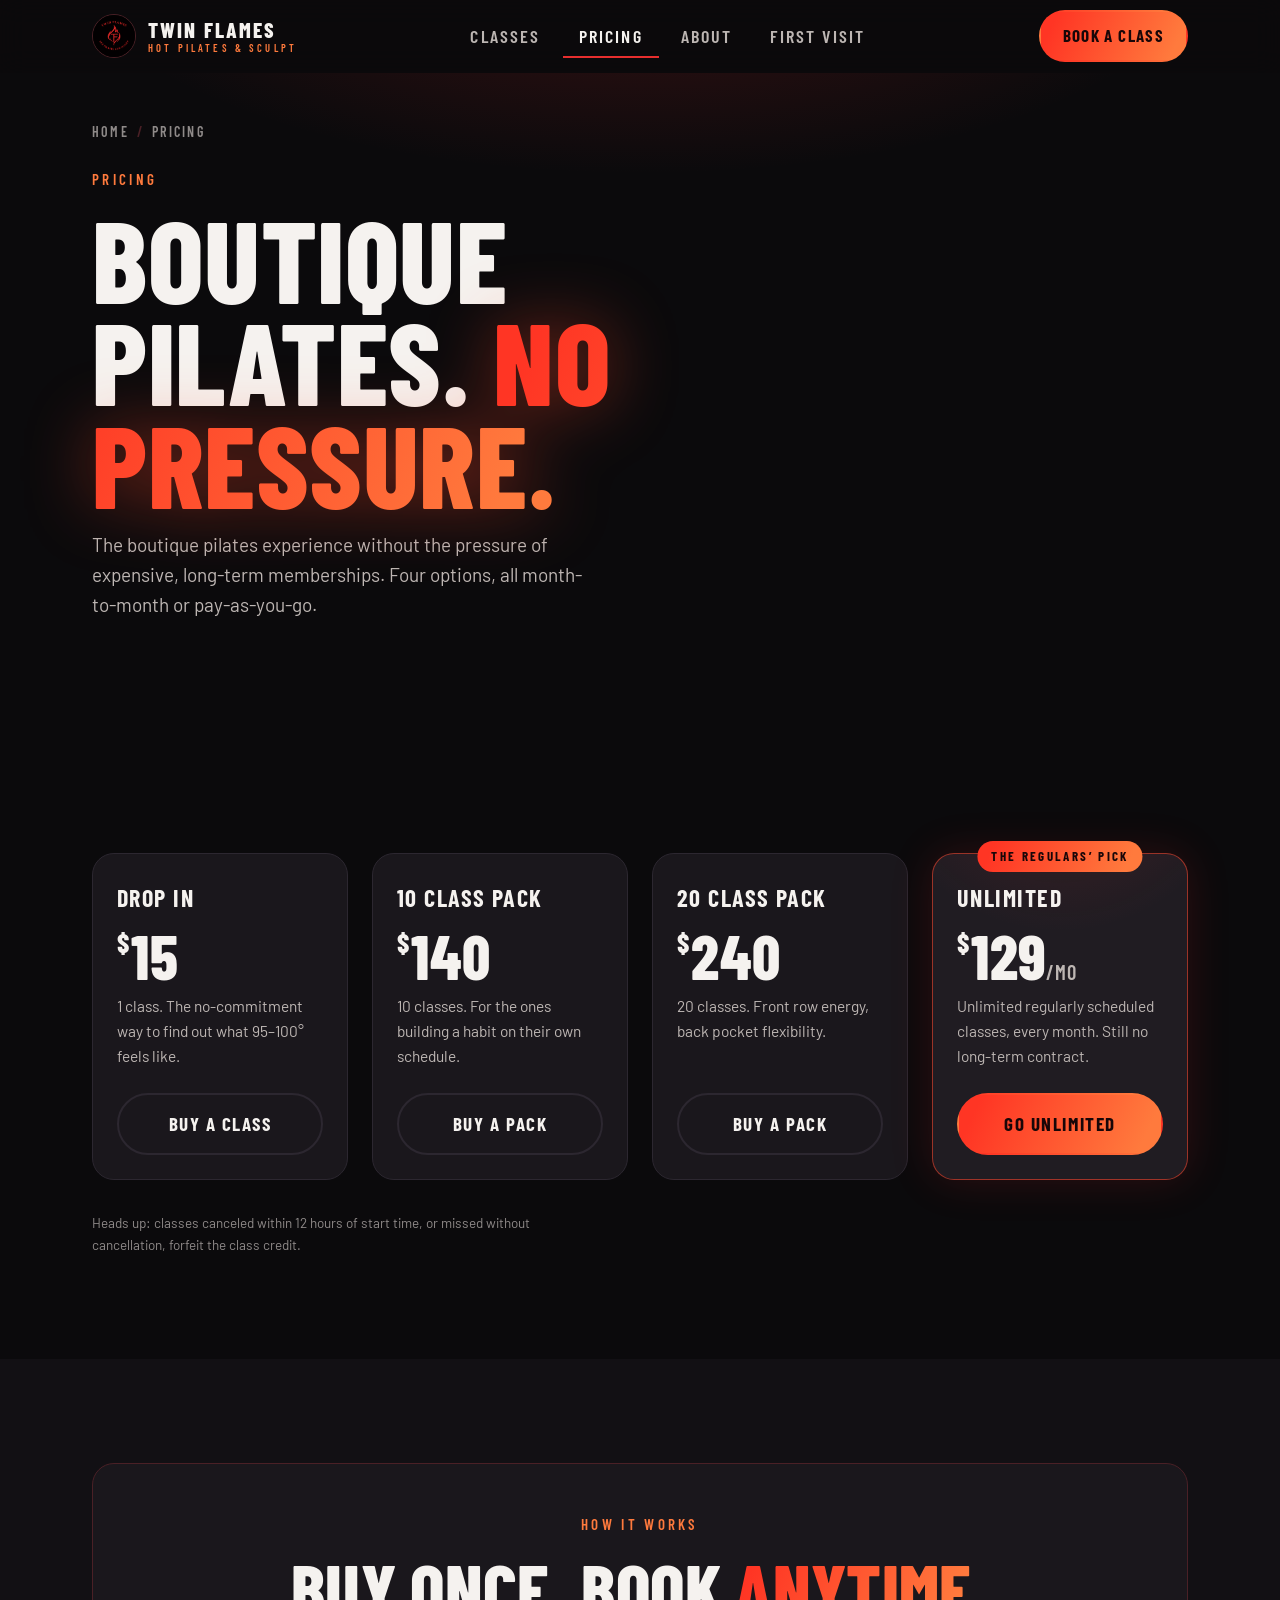
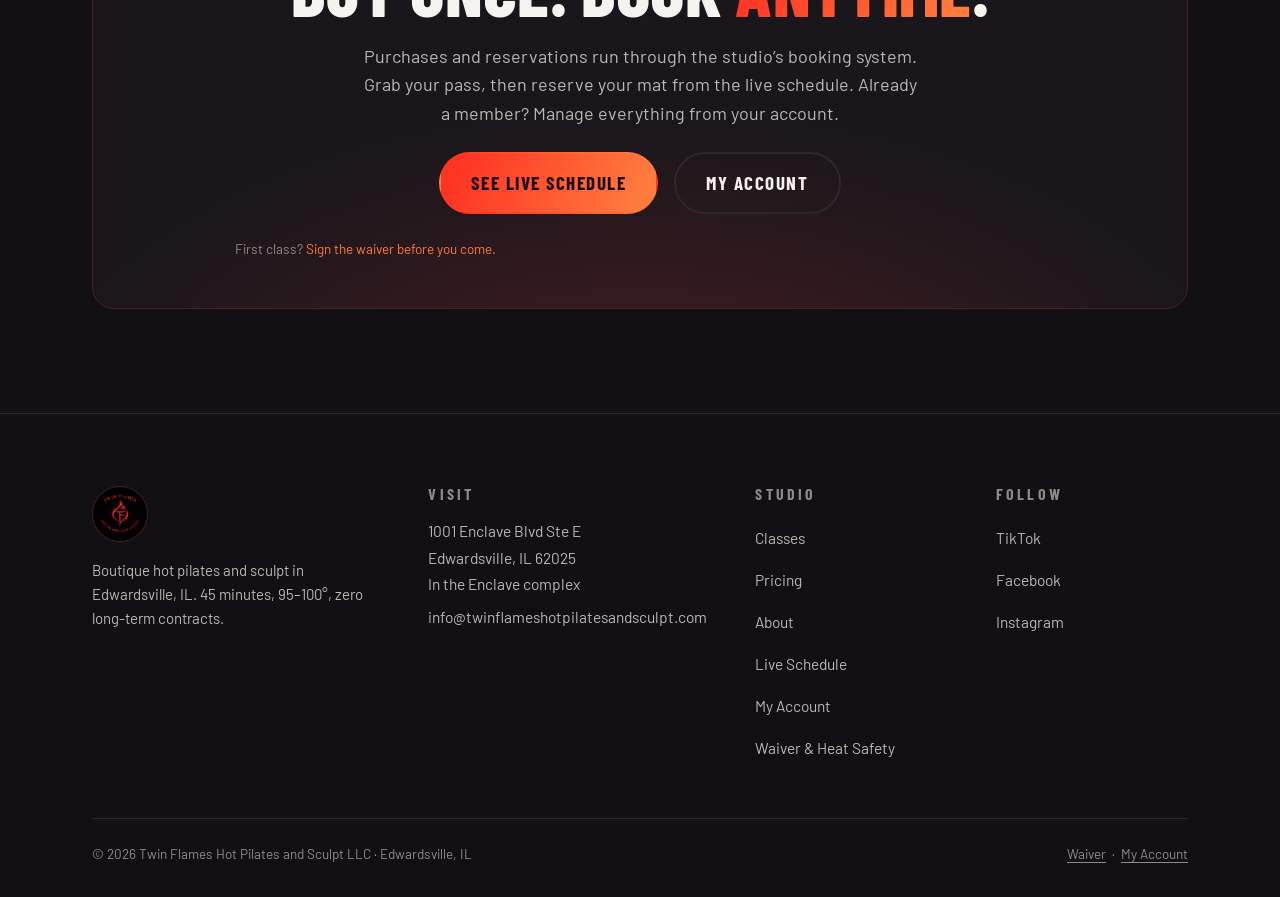
<file: pricing.html>
<!DOCTYPE html>
<html lang="en">
<head>
  <meta charset="UTF-8">
  <meta name="viewport" content="width=device-width, initial-scale=1">
  <title>Pricing &amp; Class Packs in Edwardsville, IL | Twin Flames Hot Pilates and Sculpt</title>
  <meta name="description" content="Hot pilates without the pressure of expensive, long-term memberships. Drop in for $15, grab a 10 or 20 class pack, or go unlimited for $129/month. No contracts.">
  <link rel="icon" type="image/webp" href="photos/logo.webp">
  <link rel="preconnect" href="https://fonts.googleapis.com">
  <link rel="preconnect" href="https://fonts.gstatic.com" crossorigin>
  <link href="https://fonts.googleapis.com/css2?family=Barlow+Condensed:wght@500;600;700;800&family=Barlow:wght@400;500;600&display=swap" rel="stylesheet">
  <link rel="stylesheet" href="styles.css">
  <script type="application/ld+json">
  {
    "@context": "https://schema.org",
    "@type": "BreadcrumbList",
    "itemListElement": [
      { "@type": "ListItem", "position": 1, "name": "Home", "item": "https://www.twinflameshotpilatesandsculpt.com/" },
      { "@type": "ListItem", "position": 2, "name": "Pricing" }
    ]
  }
  </script>
</head>
<body>
  <a class="skip-link" href="#main">Skip to content</a>

  <header class="site-header">
    <div class="container header-inner">
      <a class="brand" href="index.html" aria-label="Twin Flames Hot Pilates and Sculpt home">
        <img class="brand-mark" src="photos/logo.webp" alt="" width="44" height="44">
        <span class="brand-name">Twin Flames<small>Hot Pilates &amp; Sculpt</small></span>
      </a>
      <nav class="main-nav" aria-label="Primary">
        <a href="classes.html">Classes</a>
        <a href="pricing.html" aria-current="page">Pricing</a>
        <a href="about.html">About</a>
        <a href="waiver.html">First Visit</a>
      </nav>
      <div class="header-actions">
        <a class="btn btn--flame btn--sm header-cta" href="https://www.twinflameshotpilatesandsculpt.com/schedule">Book a Class</a>
        <button class="nav-toggle" type="button" aria-expanded="false" aria-controls="mobile-nav" aria-label="Open menu">
          <span></span><span></span><span></span>
        </button>
      </div>
    </div>
  </header>

  <nav class="mobile-nav" id="mobile-nav" aria-label="Mobile">
    <a href="classes.html">Classes</a>
    <a href="pricing.html" aria-current="page">Pricing</a>
    <a href="about.html">About</a>
    <a href="waiver.html">First Visit</a>
    <a class="btn btn--flame" href="https://www.twinflameshotpilatesandsculpt.com/schedule">Book a Class</a>
  </nav>

  <main id="main">

    <!-- PAGE HERO -->
    <section class="page-hero">
      <div class="container">
        <nav aria-label="Breadcrumb">
          <ol class="breadcrumb">
            <li><a href="index.html">Home</a></li>
            <li aria-current="page">Pricing</li>
          </ol>
        </nav>
        <div class="hero-inner">
          <p class="kicker">Pricing</p>
          <h1 class="display hero-title">Boutique pilates. <span class="text-flame">No pressure.</span></h1>
          <p class="hero-sub">The boutique pilates experience without the pressure of expensive, long-term memberships. Four options, all month-to-month or pay-as-you-go.</p>
        </div>
      </div>
    </section>

    <!-- PRICE CARDS -->
    <section class="section" aria-label="Pricing options">
      <div class="container">
        <div class="price-grid">

          <div class="price-card reveal">
            <h2 class="price-name">Drop In</h2>
            <p class="display price-amount"><sup>$</sup>15</p>
            <p class="price-desc">1 class. The no-commitment way to find out what 95&ndash;100&deg; feels like.</p>
            <a class="btn btn--ghost" href="https://www.twinflameshotpilatesandsculpt.com/purchase">Buy a Class</a>
          </div>

          <div class="price-card reveal">
            <h2 class="price-name">10 Class Pack</h2>
            <p class="display price-amount"><sup>$</sup>140</p>
            <p class="price-desc">10 classes. For the ones building a habit on their own schedule.</p>
            <a class="btn btn--ghost" href="https://www.twinflameshotpilatesandsculpt.com/purchase">Buy a Pack</a>
          </div>

          <div class="price-card reveal">
            <h2 class="price-name">20 Class Pack</h2>
            <p class="display price-amount"><sup>$</sup>240</p>
            <p class="price-desc">20 classes. Front row energy, back pocket flexibility.</p>
            <a class="btn btn--ghost" href="https://www.twinflameshotpilatesandsculpt.com/purchase">Buy a Pack</a>
          </div>

          <div class="price-card price-card--hot reveal">
            <p class="price-flag">The regulars&rsquo; pick</p>
            <h2 class="price-name">Unlimited</h2>
            <p class="display price-amount"><sup>$</sup>129<small>/mo</small></p>
            <p class="price-desc">Unlimited regularly scheduled classes, every month. Still no long-term contract.</p>
            <a class="btn btn--flame" href="https://www.twinflameshotpilatesandsculpt.com/purchase">Go Unlimited</a>
          </div>

        </div>

        <!-- [INTRO OFFER - if owners create one]
        <div class="price-card price-card--hot mt-4">
          <p class="price-flag">New here?</p>
          <h2 class="price-name">[Intro Offer Name]</h2>
          <p class="display price-amount"><sup>$</sup>[00]</p>
          <p class="price-desc">[Intro offer description - only publish if the owners create one in Mariana Tek.]</p>
          <a class="btn btn--flame" href="https://www.twinflameshotpilatesandsculpt.com/purchase">Claim It</a>
        </div>
        -->

        <p class="fine-print mt-4 reveal">Heads up: classes canceled within 12 hours of start time, or missed without cancellation, forfeit the class credit.</p>
      </div>
    </section>

    <!-- BOOKING NOTE -->
    <section class="section section--alt">
      <div class="container">
        <div class="callout reveal">
          <p class="kicker">How it works</p>
          <h2 class="display section-title">Buy once. Book <span class="text-flame">anytime</span>.</h2>
          <p class="lede">Purchases and reservations run through the studio&rsquo;s booking system. Grab your pass, then reserve your mat from the live schedule. Already a member? Manage everything from your account.</p>
          <div class="hero-actions">
            <a class="btn btn--flame" href="https://www.twinflameshotpilatesandsculpt.com/schedule">See Live Schedule</a>
            <a class="btn btn--ghost" href="https://www.twinflameshotpilatesandsculpt.com/my-account">My Account</a>
          </div>
          <p class="fine-print mt-3">First class? <a href="waiver.html">Sign the waiver before you come.</a></p>
        </div>
      </div>
    </section>

  </main>

  <footer class="site-footer">
    <div class="container">
      <div class="footer-grid">
        <div class="footer-brand">
          <img class="brand-mark" src="photos/logo.webp" alt="Twin Flames red flame logo" width="56" height="56" loading="lazy">
          <p>Boutique hot pilates and sculpt in Edwardsville, IL. 45 minutes, 95&ndash;100&deg;, zero long-term contracts.</p>
        </div>
        <div>
          <h2 class="footer-h">Visit</h2>
          <address>
            1001 Enclave Blvd Ste E<br>
            Edwardsville, IL 62025<br>
            <span>In the Enclave complex</span><br>
            <a href="mailto:info@twinflameshotpilatesandsculpt.com">info@twinflameshotpilatesandsculpt.com</a>
          </address>
        </div>
        <div>
          <h2 class="footer-h">Studio</h2>
          <ul class="footer-links">
            <li><a href="classes.html">Classes</a></li>
            <li><a href="pricing.html">Pricing</a></li>
            <li><a href="about.html">About</a></li>
            <li><a href="https://www.twinflameshotpilatesandsculpt.com/schedule">Live Schedule</a></li>
            <li><a href="https://www.twinflameshotpilatesandsculpt.com/my-account">My Account</a></li>
            <li><a href="waiver.html">Waiver &amp; Heat Safety</a></li>
          </ul>
        </div>
        <div>
          <h2 class="footer-h">Follow</h2>
          <ul class="footer-links">
            <li><a href="https://www.tiktok.com/@twin.flames.hot.pilates" rel="noopener">TikTok</a></li>
            <li><a href="https://www.facebook.com/people/Twin-Flames-Hot-Pilates-and-Sculpt/61586349622538/" rel="noopener">Facebook</a></li>
            <li><a href="https://www.instagram.com/twinflameshotpilates/" rel="noopener">Instagram</a></li>
          </ul>
        </div>
      </div>
      <div class="footer-legal">
        <span>&copy; <span data-year>2026</span> Twin Flames Hot Pilates and Sculpt LLC &middot; Edwardsville, IL</span>
        <span><a href="waiver.html">Waiver</a> &nbsp;&middot;&nbsp; <a href="https://www.twinflameshotpilatesandsculpt.com/my-account">My Account</a></span>
      </div>
    </div>
  </footer>

  <div class="mobile-book-bar">
    <a class="btn btn--flame" href="https://www.twinflameshotpilatesandsculpt.com/schedule">Book a Class</a>
  </div>

  <script src="main.js"></script>
</body>
</html>
</file>
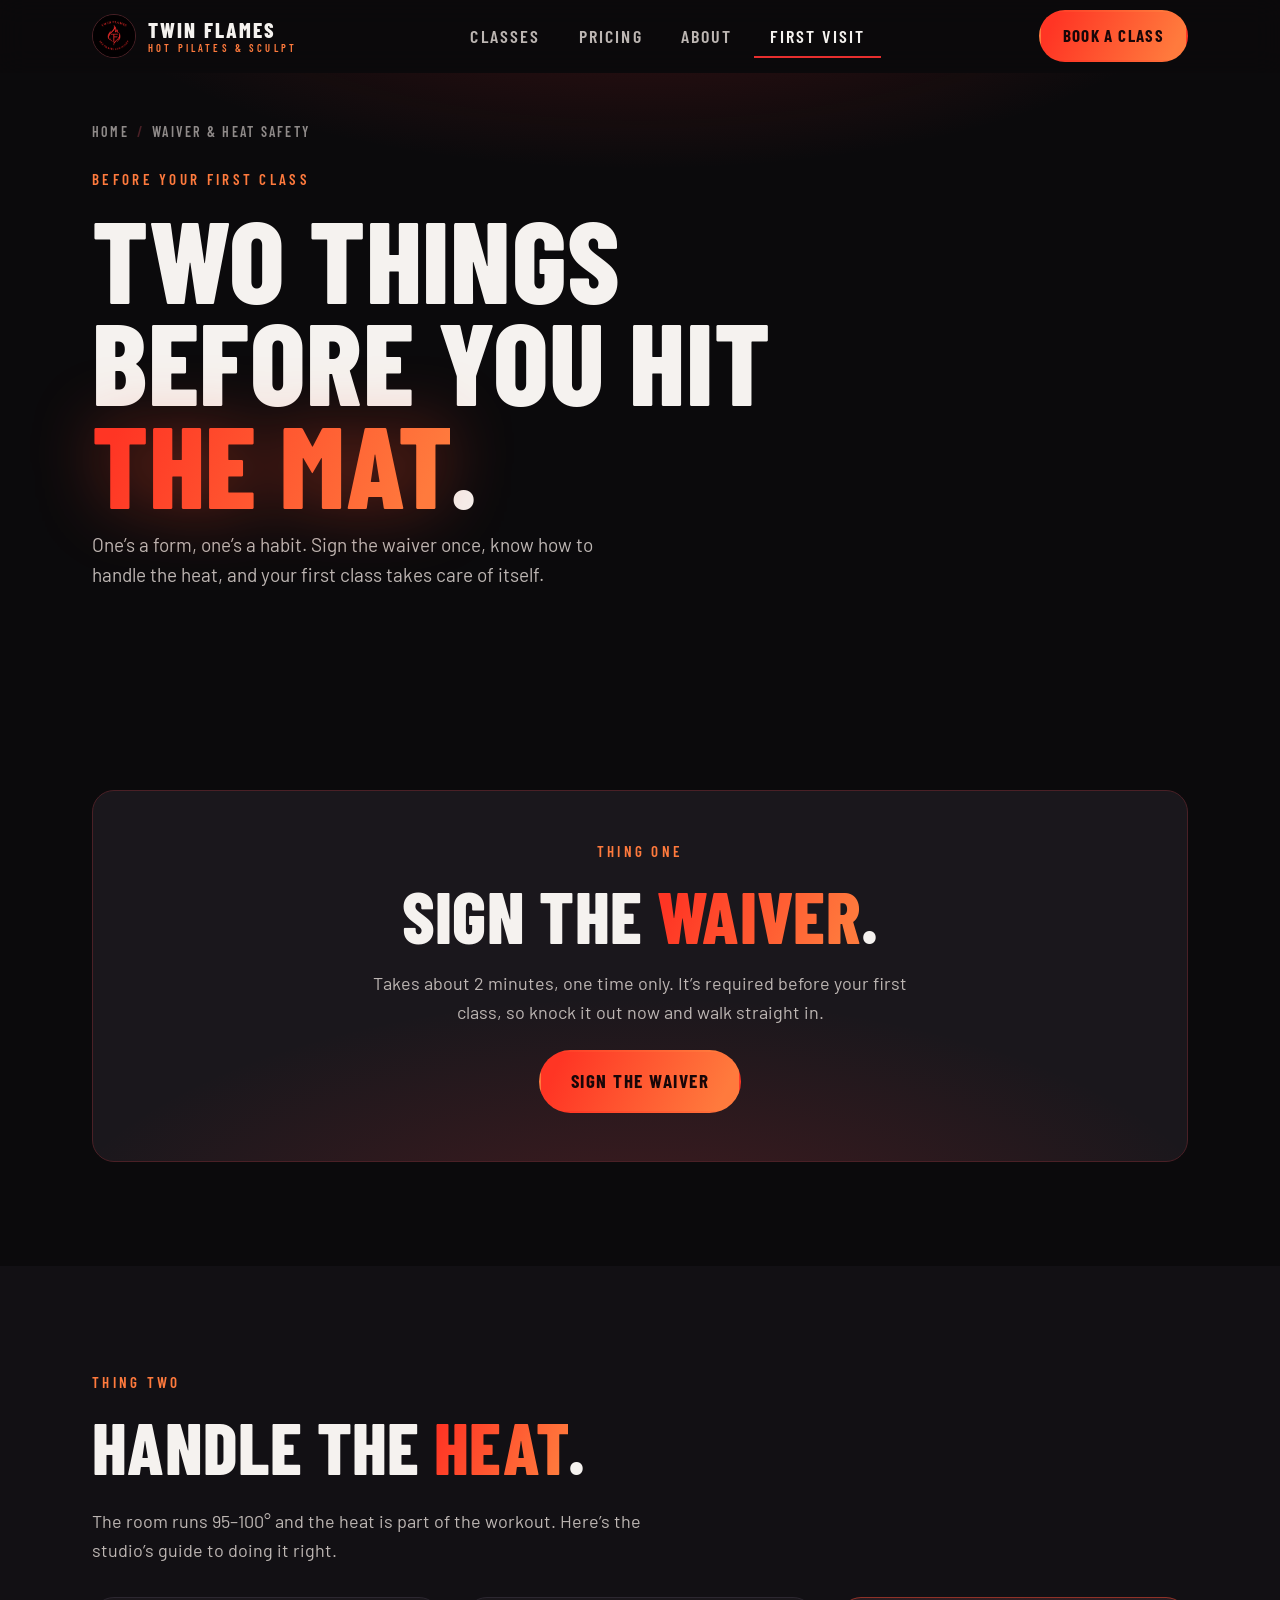
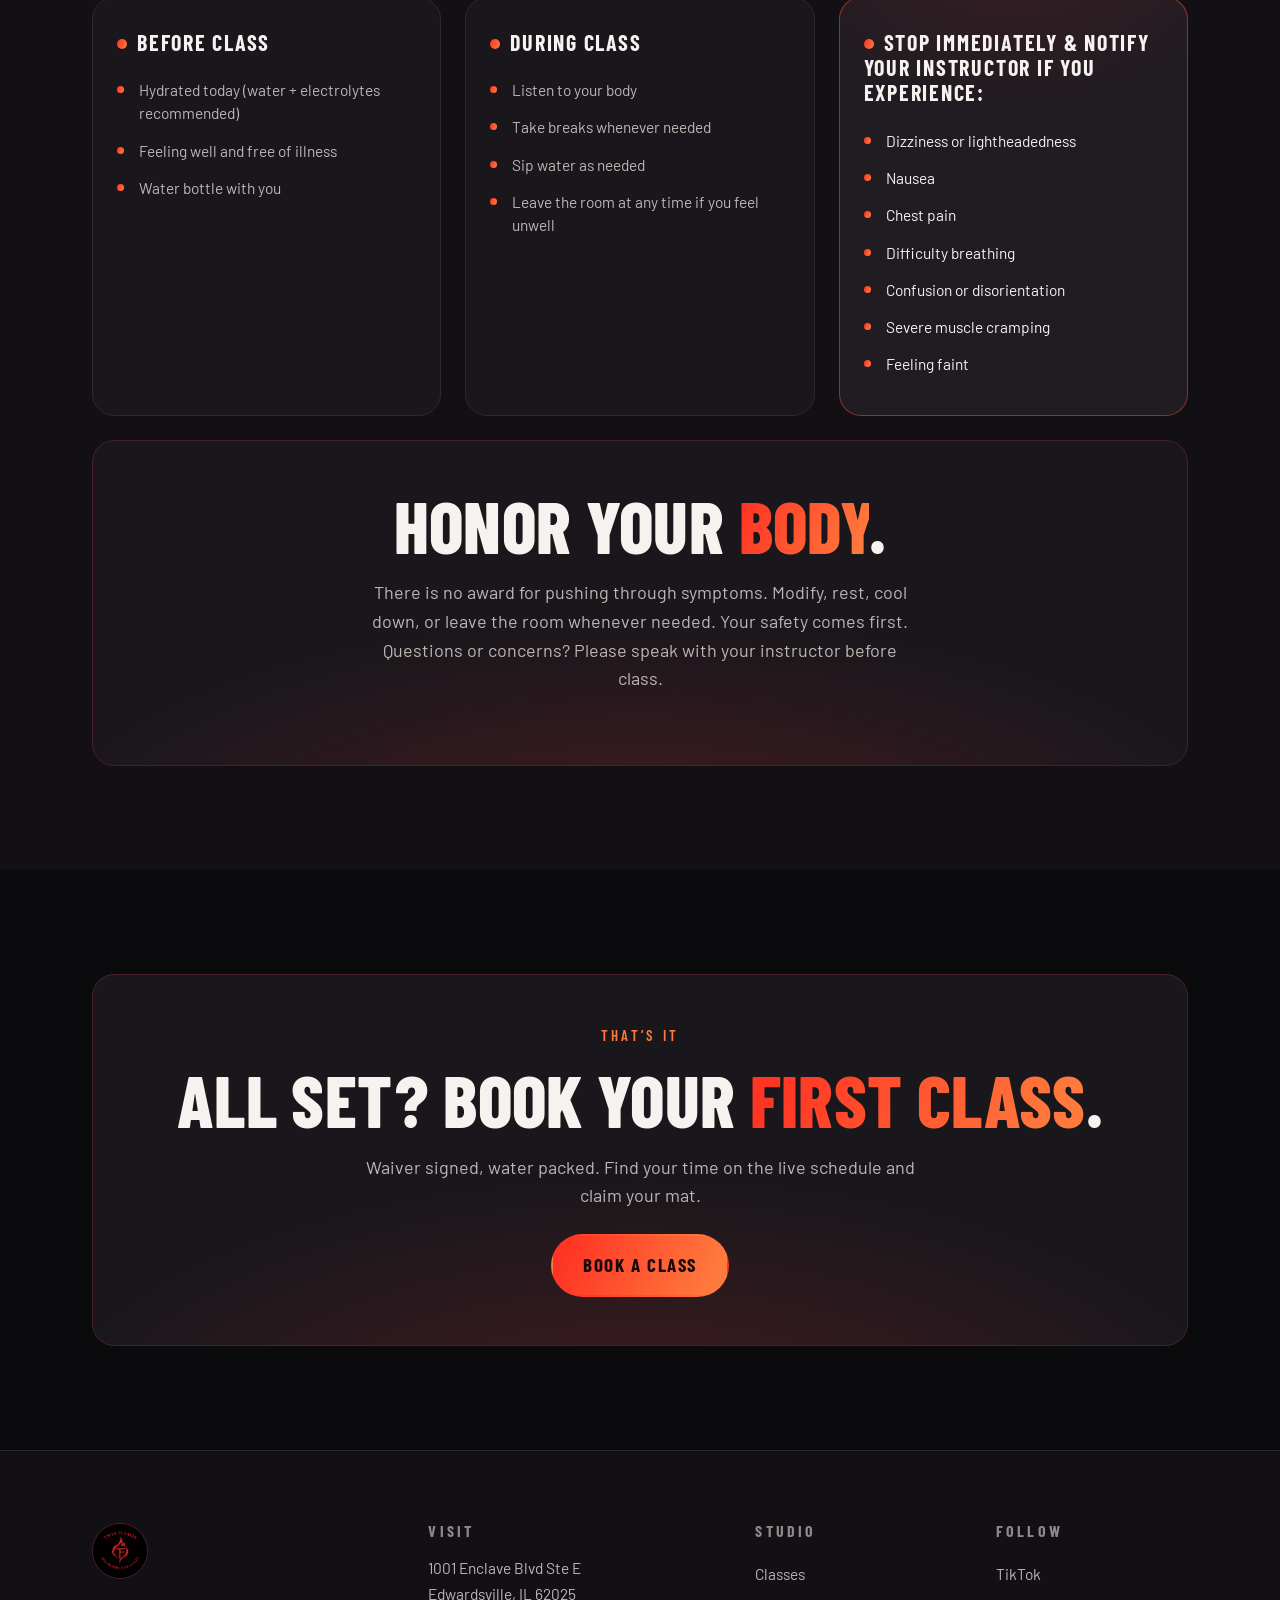
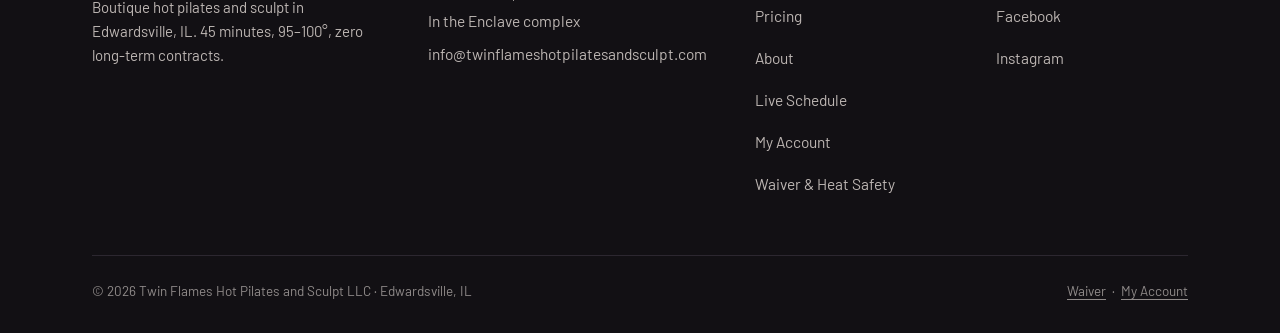
<file: waiver.html>
<!DOCTYPE html>
<html lang="en">
<head>
  <meta charset="UTF-8">
  <meta name="viewport" content="width=device-width, initial-scale=1">
  <title>Waiver &amp; Heat Safety | Twin Flames Hot Pilates and Sculpt, Edwardsville IL</title>
  <meta name="description" content="Two things before your first hot pilates class in Edwardsville: sign the studio waiver (2 minutes, one time) and know how to handle the 95–100° heat safely.">
  <link rel="icon" type="image/webp" href="photos/logo.webp">
  <link rel="preconnect" href="https://fonts.googleapis.com">
  <link rel="preconnect" href="https://fonts.gstatic.com" crossorigin>
  <link href="https://fonts.googleapis.com/css2?family=Barlow+Condensed:wght@500;600;700;800&family=Barlow:wght@400;500;600&display=swap" rel="stylesheet">
  <link rel="stylesheet" href="styles.css">
  <script type="application/ld+json">
  {
    "@context": "https://schema.org",
    "@type": "BreadcrumbList",
    "itemListElement": [
      { "@type": "ListItem", "position": 1, "name": "Home", "item": "https://www.twinflameshotpilatesandsculpt.com/" },
      { "@type": "ListItem", "position": 2, "name": "Waiver & Heat Safety" }
    ]
  }
  </script>
</head>
<body>
  <a class="skip-link" href="#main">Skip to content</a>

  <header class="site-header">
    <div class="container header-inner">
      <a class="brand" href="index.html" aria-label="Twin Flames Hot Pilates and Sculpt home">
        <img class="brand-mark" src="photos/logo.webp" alt="" width="44" height="44">
        <span class="brand-name">Twin Flames<small>Hot Pilates &amp; Sculpt</small></span>
      </a>
      <nav class="main-nav" aria-label="Primary">
        <a href="classes.html">Classes</a>
        <a href="pricing.html">Pricing</a>
        <a href="about.html">About</a>
        <a href="waiver.html" aria-current="page">First Visit</a>
      </nav>
      <div class="header-actions">
        <a class="btn btn--flame btn--sm header-cta" href="https://www.twinflameshotpilatesandsculpt.com/schedule">Book a Class</a>
        <button class="nav-toggle" type="button" aria-expanded="false" aria-controls="mobile-nav" aria-label="Open menu">
          <span></span><span></span><span></span>
        </button>
      </div>
    </div>
  </header>

  <nav class="mobile-nav" id="mobile-nav" aria-label="Mobile">
    <a href="classes.html">Classes</a>
    <a href="pricing.html">Pricing</a>
    <a href="about.html">About</a>
    <a href="waiver.html" aria-current="page">First Visit</a>
    <a class="btn btn--flame" href="https://www.twinflameshotpilatesandsculpt.com/schedule">Book a Class</a>
  </nav>

  <main id="main">

    <!-- PAGE HERO -->
    <section class="page-hero">
      <div class="container">
        <nav aria-label="Breadcrumb">
          <ol class="breadcrumb">
            <li><a href="index.html">Home</a></li>
            <li aria-current="page">Waiver &amp; Heat Safety</li>
          </ol>
        </nav>
        <div class="hero-inner">
          <p class="kicker">Before your first class</p>
          <h1 class="display hero-title">Two things before you hit <span class="text-flame">the mat</span>.</h1>
          <p class="hero-sub">One&rsquo;s a form, one&rsquo;s a habit. Sign the waiver once, know how to handle the heat, and your first class takes care of itself.</p>
        </div>
      </div>
    </section>

    <!-- WAIVER CTA -->
    <section class="section">
      <div class="container">
        <div class="callout reveal">
          <p class="kicker">Thing one</p>
          <h2 class="display section-title">Sign the <span class="text-flame">waiver</span>.</h2>
          <p class="lede">Takes about 2 minutes, one time only. It&rsquo;s required before your first class, so knock it out now and walk straight in.</p>
          <a class="btn btn--flame" href="https://forms.prd.xplorcs.com/twinflames/waivers/twin-flames-hot-pilates-and-sculpt-waiver-fStxQC.html" target="_blank" rel="noopener">Sign the Waiver</a>
        </div>
      </div>
    </section>

    <!-- HEAT SAFETY -->
    <section class="section section--alt">
      <div class="container">
        <p class="kicker reveal">Thing two</p>
        <h2 class="display section-title reveal">Handle the <span class="text-flame">heat</span>.</h2>
        <p class="lede reveal">The room runs 95&ndash;100&deg; and the heat is part of the workout. Here&rsquo;s the studio&rsquo;s guide to doing it right.</p>

        <div class="safety-grid">
          <div class="safety-card reveal">
            <h3><span class="flame-dot" aria-hidden="true"></span>Before class</h3>
            <ul>
              <li>Hydrated today (water + electrolytes recommended)</li>
              <li>Feeling well and free of illness</li>
              <li>Water bottle with you</li>
            </ul>
          </div>
          <div class="safety-card reveal">
            <h3><span class="flame-dot" aria-hidden="true"></span>During class</h3>
            <ul>
              <li>Listen to your body</li>
              <li>Take breaks whenever needed</li>
              <li>Sip water as needed</li>
              <li>Leave the room at any time if you feel unwell</li>
            </ul>
          </div>
          <div class="safety-card safety-card--alert reveal">
            <h3><span class="flame-dot" aria-hidden="true"></span>Stop immediately &amp; notify your instructor if you experience:</h3>
            <ul>
              <li>Dizziness or lightheadedness</li>
              <li>Nausea</li>
              <li>Chest pain</li>
              <li>Difficulty breathing</li>
              <li>Confusion or disorientation</li>
              <li>Severe muscle cramping</li>
              <li>Feeling faint</li>
            </ul>
          </div>
        </div>

        <div class="callout reveal mt-3">
          <h2 class="display section-title">Honor your <span class="text-flame">body</span>.</h2>
          <p class="lede">There is no award for pushing through symptoms. Modify, rest, cool down, or leave the room whenever needed. Your safety comes first. Questions or concerns? Please speak with your instructor before class.</p>
        </div>
      </div>
    </section>

    <!-- FINAL CTA -->
    <section class="section">
      <div class="container">
        <div class="callout reveal">
          <p class="kicker">That&rsquo;s it</p>
          <h2 class="display section-title">All set? Book your <span class="text-flame">first class</span>.</h2>
          <p class="lede">Waiver signed, water packed. Find your time on the live schedule and claim your mat.</p>
          <a class="btn btn--flame" href="https://www.twinflameshotpilatesandsculpt.com/schedule">Book a Class</a>
        </div>
      </div>
    </section>

  </main>

  <footer class="site-footer">
    <div class="container">
      <div class="footer-grid">
        <div class="footer-brand">
          <img class="brand-mark" src="photos/logo.webp" alt="Twin Flames red flame logo" width="56" height="56" loading="lazy">
          <p>Boutique hot pilates and sculpt in Edwardsville, IL. 45 minutes, 95&ndash;100&deg;, zero long-term contracts.</p>
        </div>
        <div>
          <h2 class="footer-h">Visit</h2>
          <address>
            1001 Enclave Blvd Ste E<br>
            Edwardsville, IL 62025<br>
            <span>In the Enclave complex</span><br>
            <a href="mailto:info@twinflameshotpilatesandsculpt.com">info@twinflameshotpilatesandsculpt.com</a>
          </address>
        </div>
        <div>
          <h2 class="footer-h">Studio</h2>
          <ul class="footer-links">
            <li><a href="classes.html">Classes</a></li>
            <li><a href="pricing.html">Pricing</a></li>
            <li><a href="about.html">About</a></li>
            <li><a href="https://www.twinflameshotpilatesandsculpt.com/schedule">Live Schedule</a></li>
            <li><a href="https://www.twinflameshotpilatesandsculpt.com/my-account">My Account</a></li>
            <li><a href="waiver.html">Waiver &amp; Heat Safety</a></li>
          </ul>
        </div>
        <div>
          <h2 class="footer-h">Follow</h2>
          <ul class="footer-links">
            <li><a href="https://www.tiktok.com/@twin.flames.hot.pilates" rel="noopener">TikTok</a></li>
            <li><a href="https://www.facebook.com/people/Twin-Flames-Hot-Pilates-and-Sculpt/61586349622538/" rel="noopener">Facebook</a></li>
            <li><a href="https://www.instagram.com/twinflameshotpilates/" rel="noopener">Instagram</a></li>
          </ul>
        </div>
      </div>
      <div class="footer-legal">
        <span>&copy; <span data-year>2026</span> Twin Flames Hot Pilates and Sculpt LLC &middot; Edwardsville, IL</span>
        <span><a href="waiver.html">Waiver</a> &nbsp;&middot;&nbsp; <a href="https://www.twinflameshotpilatesandsculpt.com/my-account">My Account</a></span>
      </div>
    </div>
  </footer>

  <div class="mobile-book-bar">
    <a class="btn btn--flame" href="https://www.twinflameshotpilatesandsculpt.com/schedule">Book a Class</a>
  </div>

  <script src="main.js"></script>
</body>
</html>
</file>
<file: styles.css>
/* ==========================================================================
   TWIN FLAMES HOT PILATES AND SCULPT — design system
   Dark club base · flame red/ember accents · Barlow Condensed display type
   ========================================================================== */

:root {
  /* color tokens */
  --ink: #0b0a0c;            /* page base */
  --ink-2: #121014;          /* alt section */
  --panel: #1a171c;          /* cards */
  --panel-2: #201c22;        /* raised cards */
  --line: #2c2730;           /* borders */
  --line-hot: #4a2026;       /* borders w/ heat */
  --text: #f5f2ef;           /* primary text */
  --text-dim: #bdb6b3;       /* secondary text — 8.4:1 on ink */
  --text-faint: #8f8a89;     /* fine print — 4.9:1 on ink */
  --red: #e62e2e;            /* brand flame red */
  --red-bright: #ff4633;     /* hot red for large type on dark */
  --ember: #ff7a3d;          /* ember orange */
  --flame: linear-gradient(115deg, #ff3524 10%, #ff7a3d 90%);
  --on-flame: #180608;       /* near-black text on flame gradient */

  /* type */
  --display: "Barlow Condensed", "Arial Narrow", sans-serif;
  --body: "Barlow", "Helvetica Neue", Arial, sans-serif;

  /* rhythm */
  --space-1: 8px;
  --space-2: 16px;
  --space-3: 24px;
  --space-4: 32px;
  --space-5: 48px;
  --space-6: 72px;
  --space-7: 104px;
  --radius: 14px;
  --radius-lg: 22px;
  --container: 1160px;

  /* layers */
  --z-header: 100;
  --z-mobile-bar: 90;
  --z-nav-panel: 95;
}

/* ---------- reset ---------- */

*, *::before, *::after { box-sizing: border-box; }

html { scroll-behavior: smooth; }

body {
  margin: 0;
  background: var(--ink);
  color: var(--text);
  font-family: var(--body);
  font-size: 16px;
  line-height: 1.6;
  -webkit-font-smoothing: antialiased;
  text-rendering: optimizeLegibility;
}

img { max-width: 100%; display: block; }

h1, h2, h3, h4 { margin: 0; line-height: 1.02; }

p { margin: 0 0 1em; }
p:last-child { margin-bottom: 0; }

a { color: var(--ember); text-decoration: none; }
a:hover { color: var(--red-bright); }

button { font: inherit; cursor: pointer; }

:focus-visible {
  outline: 3px solid var(--ember);
  outline-offset: 3px;
  border-radius: 4px;
}

::selection { background: var(--red); color: #fff; }

@media (prefers-reduced-motion: reduce) {
  *, *::before, *::after {
    animation-duration: 0.01ms !important;
    animation-iteration-count: 1 !important;
    transition-duration: 0.01ms !important;
  }
  html { scroll-behavior: auto; }
}

/* ---------- type scale ---------- */

.display {
  font-family: var(--display);
  font-weight: 800;
  text-transform: uppercase;
  letter-spacing: 0.005em;
}

.kicker {
  font-family: var(--display);
  font-weight: 600;
  font-size: 15px;
  text-transform: uppercase;
  letter-spacing: 0.22em;
  color: var(--ember);
  margin: 0 0 var(--space-2);
}

.section-title {
  font-size: clamp(40px, 7vw, 72px);
  margin-bottom: var(--space-3);
}

.lede {
  font-size: 18px;
  color: var(--text-dim);
  max-width: 56ch;
}

.text-flame {
  background: var(--flame);
  -webkit-background-clip: text;
  background-clip: text;
  color: transparent;
}

/* ---------- layout ---------- */

.container {
  width: 100%;
  max-width: var(--container);
  margin: 0 auto;
  padding: 0 20px;
}

.section { padding: var(--space-6) 0; }
.section--alt { background: var(--ink-2); }

@media (min-width: 768px) {
  .container { padding: 0 32px; }
  .section { padding: var(--space-7) 0; }
}

/* ---------- buttons ---------- */

.btn {
  display: inline-flex;
  align-items: center;
  justify-content: center;
  gap: 10px;
  min-height: 52px;
  padding: 14px 30px;
  border-radius: 999px;
  border: 2px solid transparent;
  font-family: var(--display);
  font-weight: 700;
  font-size: 19px;
  letter-spacing: 0.08em;
  text-transform: uppercase;
  white-space: nowrap;
  transition: transform 200ms ease, box-shadow 200ms ease, background-color 200ms ease, border-color 200ms ease, color 200ms ease;
}

.btn--flame {
  background: var(--flame);
  color: var(--on-flame);
  box-shadow: 0 0 0 rgba(255, 61, 40, 0);
}
.btn--flame:hover {
  color: var(--on-flame);
  transform: translateY(-2px);
  box-shadow: 0 6px 34px rgba(255, 70, 45, 0.45);
}

.btn--ghost {
  background: transparent;
  color: var(--text);
  border-color: var(--line);
}
.btn--ghost:hover {
  color: var(--text);
  border-color: var(--ember);
  box-shadow: 0 0 24px rgba(255, 122, 61, 0.18);
}

.btn--sm { min-height: 44px; padding: 10px 22px; font-size: 17px; }

/* ---------- header ---------- */

.site-header {
  position: sticky;
  top: 0;
  z-index: var(--z-header);
  background: rgba(11, 10, 12, 0.82);
  backdrop-filter: blur(14px);
  -webkit-backdrop-filter: blur(14px);
  border-bottom: 1px solid transparent;
  transition: border-color 250ms ease, background-color 250ms ease;
}
.site-header.is-scrolled {
  background: rgba(11, 10, 12, 0.94);
  border-bottom-color: var(--line);
}

.header-inner {
  display: flex;
  align-items: center;
  justify-content: space-between;
  gap: var(--space-2);
  min-height: 72px;
}

.brand {
  display: inline-flex;
  align-items: center;
  gap: 12px;
  min-height: 44px;
  color: var(--text);
}
.brand:hover { color: var(--text); }

.brand-mark {
  width: 44px;
  height: 44px;
  border-radius: 50%;
  border: 1px solid var(--line-hot);
  flex-shrink: 0;
}

.brand-name {
  font-family: var(--display);
  font-weight: 800;
  font-size: 21px;
  letter-spacing: 0.1em;
  text-transform: uppercase;
  line-height: 1;
}
.brand-name small {
  display: block;
  font-weight: 600;
  font-size: 10.5px;
  letter-spacing: 0.3em;
  color: var(--ember);
  margin-top: 3px;
}

.header-actions {
  display: flex;
  align-items: center;
  gap: 12px;
}

.main-nav { display: none; }

@media (min-width: 900px) {
  .main-nav {
    display: flex;
    align-items: center;
    gap: 6px;
  }
  .main-nav a {
    display: inline-flex;
    align-items: center;
    min-height: 44px;
    padding: 0 16px;
    font-family: var(--display);
    font-weight: 600;
    font-size: 18px;
    letter-spacing: 0.12em;
    text-transform: uppercase;
    color: var(--text-dim);
    border-radius: 8px;
    transition: color 200ms ease;
  }
  .main-nav a:hover { color: var(--text); }
  .main-nav a[aria-current="page"] {
    color: var(--text);
    box-shadow: inset 0 -2px 0 var(--red);
    border-radius: 0;
  }
}

.header-cta { display: none; }
@media (min-width: 560px) { .header-cta { display: inline-flex; } }

.nav-toggle {
  display: inline-flex;
  flex-direction: column;
  justify-content: center;
  gap: 6px;
  width: 48px;
  height: 48px;
  padding: 12px;
  background: none;
  border: 1px solid var(--line);
  border-radius: 10px;
}
.nav-toggle span {
  display: block;
  height: 2px;
  width: 100%;
  background: var(--text);
  border-radius: 2px;
  transition: transform 200ms ease, opacity 200ms ease;
}
.nav-toggle[aria-expanded="true"] span:nth-child(1) { transform: translateY(8px) rotate(45deg); }
.nav-toggle[aria-expanded="true"] span:nth-child(2) { opacity: 0; }
.nav-toggle[aria-expanded="true"] span:nth-child(3) { transform: translateY(-8px) rotate(-45deg); }

@media (min-width: 900px) { .nav-toggle { display: none; } }

.mobile-nav {
  display: none;
  position: fixed;
  inset: 72px 0 auto 0;
  z-index: var(--z-nav-panel);
  background: rgba(11, 10, 12, 0.98);
  border-bottom: 1px solid var(--line);
  padding: var(--space-2) 20px var(--space-4);
}
.mobile-nav.is-open { display: block; }
.mobile-nav a {
  display: flex;
  align-items: center;
  min-height: 56px;
  padding: 0 8px;
  font-family: var(--display);
  font-weight: 700;
  font-size: 26px;
  letter-spacing: 0.1em;
  text-transform: uppercase;
  color: var(--text);
  border-bottom: 1px solid var(--line);
}
.mobile-nav a[aria-current="page"] { color: var(--red-bright); }
.mobile-nav .btn { margin-top: var(--space-3); width: 100%; }

/* ---------- hero ---------- */

.hero {
  position: relative;
  overflow: hidden;
  padding: var(--space-6) 0 var(--space-6);
  background: var(--ink);
}

/* coal-glow heat rising from the bottom edge, gone by mid-hero */
.hero::before {
  content: "";
  position: absolute;
  inset: 0;
  pointer-events: none;
  transform-origin: 50% 100%;
  background:
    radial-gradient(ellipse 135% 42% at 50% 103%, rgba(200, 24, 24, 0.42), transparent 64%),
    radial-gradient(ellipse 85% 28% at 50% 103%, rgba(255, 84, 40, 0.36), transparent 62%),
    radial-gradient(ellipse 42% 15% at 50% 102%, rgba(255, 158, 84, 0.32), transparent 68%),
    linear-gradient(to top, rgba(230, 46, 46, 0.14), transparent 46%);
  animation: heat-shimmer 6s ease-in-out infinite;
}
@keyframes heat-shimmer {
  0%, 100% { opacity: 1; transform: scaleY(1); }
  50% { opacity: 0.88; transform: scaleY(1.02); }
}

.hero::after {
  content: "";
  position: absolute;
  inset: auto 0 0 0;
  height: 1px;
  background: linear-gradient(90deg, transparent, rgba(255, 90, 50, 0.55), transparent);
}

/* drifting embers (spawned by main.js, skipped under reduced motion) */
.embers {
  position: absolute;
  inset: 0;
  z-index: 0;
  overflow: hidden;
  pointer-events: none;
}
.hero .hero-inner { z-index: 1; }
.ember {
  position: absolute;
  bottom: -10px;
  left: var(--x);
  width: var(--s);
  height: var(--s);
  border-radius: 50%;
  background: radial-gradient(circle, #ffc493 0%, #ff5a2e 60%, rgba(255, 90, 46, 0) 100%);
  box-shadow: 0 0 6px 1px rgba(255, 105, 55, 0.45);
  opacity: 0;
  animation: ember-rise var(--dur) linear var(--delay) infinite;
}
@keyframes ember-rise {
  0% { transform: translate(0, 0) scale(1); opacity: 0; }
  10% { opacity: var(--o); }
  70% { opacity: calc(var(--o) * 0.6); }
  100% { transform: translate(var(--drift), var(--rise)) scale(0.55); opacity: 0; }
}

@media (prefers-reduced-motion: reduce) {
  .hero::before { animation: none; }
  .ember { animation: none; opacity: 0; }
}

.hero-inner {
  position: relative;
  text-align: center;
  max-width: 860px;
  margin: 0 auto;
}

.hero-title {
  font-size: clamp(72px, 17vw, 190px);
  line-height: 0.88;
  margin: var(--space-2) 0;
}
.hero-title .text-flame {
  filter: drop-shadow(0 0 34px rgba(255, 70, 40, 0.45));
}

.hero-sub {
  font-size: 19px;
  color: var(--text-dim);
  max-width: 46ch;
  margin: 0 auto var(--space-3);
}

.hero-actions {
  display: flex;
  flex-wrap: wrap;
  justify-content: center;
  gap: var(--space-2);
  margin-top: var(--space-3);
}

.rating-pill {
  display: inline-flex;
  align-items: center;
  gap: 8px;
  padding: 9px 18px;
  border: 1px solid var(--line-hot);
  border-radius: 999px;
  background: rgba(230, 46, 46, 0.08);
  font-family: var(--display);
  font-weight: 600;
  font-size: 15px;
  letter-spacing: 0.14em;
  text-transform: uppercase;
  color: var(--text);
}
.rating-pill .star { color: var(--ember); }

/* sub-page hero variant */
.page-hero {
  padding: var(--space-5) 0 var(--space-6);
  background:
    radial-gradient(ellipse 70% 55% at 50% -20%, rgba(230, 46, 46, 0.22), transparent 65%),
    var(--ink);
}
.page-hero .hero-title { font-size: clamp(52px, 11vw, 116px); }
.page-hero .hero-inner { text-align: left; margin: 0; max-width: 780px; }
.page-hero .hero-sub { margin: 0 0 var(--space-3); }

.breadcrumb {
  display: flex;
  flex-wrap: wrap;
  gap: 8px;
  list-style: none;
  margin: 0 0 var(--space-3);
  padding: 0;
  font-family: var(--display);
  font-size: 14px;
  font-weight: 600;
  letter-spacing: 0.16em;
  text-transform: uppercase;
  color: var(--text-faint);
}
.breadcrumb a { color: var(--text-faint); }
.breadcrumb a:hover { color: var(--ember); }
.breadcrumb li + li::before { content: "/"; margin-right: 8px; color: var(--line-hot); }

/* ---------- vibe strip ---------- */

.vibe-strip .kicker {
  text-align: center;
  margin-bottom: var(--space-4);
}
.vibe-strip ul {
  list-style: none;
  margin: 0;
  padding: 0;
  display: grid;
  gap: var(--space-2);
}
.vibe-strip li {
  background: var(--panel);
  border: 1px solid var(--line);
  border-radius: var(--radius);
  padding: var(--space-4) var(--space-3);
  font-family: var(--display);
  font-weight: 700;
  font-size: clamp(26px, 5vw, 32px);
  line-height: 1.05;
  text-transform: uppercase;
  letter-spacing: 0.02em;
  transition: border-color 250ms ease, box-shadow 250ms ease;
}
.vibe-strip li:hover {
  border-color: var(--line-hot);
  box-shadow: 0 0 30px rgba(230, 46, 46, 0.12);
}
.vibe-strip li .sub {
  color: var(--text-dim);
  display: block;
  font-family: var(--body);
  font-weight: 400;
  font-size: 15px;
  line-height: 1.55;
  text-transform: none;
  letter-spacing: 0;
  margin-top: 10px;
}

@media (min-width: 768px) {
  .vibe-strip ul { grid-template-columns: repeat(3, 1fr); gap: var(--space-3); }
}

/* ---------- stat blocks (the class) ---------- */

.stat-row {
  display: grid;
  gap: var(--space-2);
  margin: var(--space-4) 0;
}
@media (min-width: 640px) { .stat-row { grid-template-columns: repeat(3, 1fr); } }

.stat {
  background: var(--panel);
  border: 1px solid var(--line);
  border-radius: var(--radius);
  padding: var(--space-3);
  text-align: center;
  transition: border-color 250ms ease, box-shadow 250ms ease;
}
.stat:hover {
  border-color: var(--line-hot);
  box-shadow: 0 0 30px rgba(230, 46, 46, 0.12);
}
.stat b {
  display: block;
  font-family: var(--display);
  font-weight: 800;
  font-size: clamp(40px, 6vw, 56px);
  line-height: 1;
  text-transform: uppercase;
  background: var(--flame);
  -webkit-background-clip: text;
  background-clip: text;
  color: transparent;
}
.stat span {
  display: block;
  margin-top: 8px;
  font-family: var(--display);
  font-weight: 600;
  font-size: 15px;
  letter-spacing: 0.18em;
  text-transform: uppercase;
  color: var(--text-dim);
}

/* ---------- cards & grids ---------- */

.split {
  display: grid;
  gap: var(--space-4);
  align-items: center;
}
@media (min-width: 860px) {
  .split { grid-template-columns: 1fr 1fr; gap: var(--space-6); }
  .split--rev > :first-child { order: 2; }
  .split--rev > :last-child { order: 1; }
}

.photo-frame {
  position: relative;
  border-radius: var(--radius-lg);
  overflow: hidden;
  border: 1px solid var(--line);
}
.photo-frame img { width: 100%; height: 100%; object-fit: cover; }
.photo-frame::after {
  content: "";
  position: absolute;
  inset: 0;
  background: linear-gradient(180deg, transparent 55%, rgba(11, 10, 12, 0.55));
  pointer-events: none;
}

/* grainy/bright photos: slight dark wash keeps nearby text readable */
.photo-frame--dim::after {
  background: linear-gradient(180deg, rgba(11, 10, 12, 0.2), rgba(11, 10, 12, 0.45));
}

/* photo used as an equal-height tile inside a card grid */
.photo-frame--tile { min-height: 260px; }
.photo-frame--tile img {
  position: absolute;
  inset: 0;
  width: 100%;
  height: 100%;
  object-fit: cover;
}

/* placeholder blocks for photos we don't have yet */
.photo-ph {
  display: flex;
  flex-direction: column;
  align-items: center;
  justify-content: center;
  gap: 10px;
  min-height: 260px;
  border-radius: var(--radius-lg);
  border: 1.5px dashed var(--line-hot);
  background:
    radial-gradient(ellipse 80% 80% at 50% 110%, rgba(230, 46, 46, 0.12), transparent 65%),
    var(--panel);
  color: var(--text-faint);
  text-align: center;
  padding: var(--space-3);
}
.photo-ph svg { width: 34px; height: 34px; stroke: var(--line-hot); }
.photo-ph em {
  font-style: normal;
  font-family: var(--display);
  font-weight: 600;
  font-size: 15px;
  letter-spacing: 0.16em;
  text-transform: uppercase;
}

/* ---------- pricing ---------- */

.price-grid {
  display: grid;
  gap: var(--space-3);
  margin-top: var(--space-4);
}
@media (min-width: 700px) { .price-grid { grid-template-columns: 1fr 1fr; } }
@media (min-width: 1080px) { .price-grid { grid-template-columns: repeat(4, 1fr); } }

.price-card {
  position: relative;
  display: flex;
  flex-direction: column;
  background: var(--panel);
  border: 1px solid var(--line);
  border-radius: var(--radius-lg);
  padding: var(--space-4) var(--space-3) var(--space-3);
  transition: border-color 250ms ease, box-shadow 250ms ease, transform 250ms ease;
}
.price-card:hover {
  border-color: var(--line-hot);
  box-shadow: 0 10px 44px rgba(230, 46, 46, 0.14);
  transform: translateY(-3px);
}

.price-card--hot {
  border-color: rgba(255, 70, 45, 0.55);
  background:
    radial-gradient(ellipse 120% 90% at 50% -30%, rgba(230, 46, 46, 0.16), transparent 60%),
    var(--panel-2);
  box-shadow: 0 0 44px rgba(230, 46, 46, 0.16);
}

.price-flag {
  position: absolute;
  top: -13px;
  left: 50%;
  transform: translateX(-50%);
  background: var(--flame);
  color: var(--on-flame);
  font-family: var(--display);
  font-weight: 700;
  font-size: 13px;
  letter-spacing: 0.18em;
  text-transform: uppercase;
  padding: 5px 14px;
  border-radius: 999px;
  white-space: nowrap;
}

.price-name {
  font-family: var(--display);
  font-weight: 700;
  font-size: 24px;
  letter-spacing: 0.06em;
  text-transform: uppercase;
}

.price-amount {
  font-family: var(--display);
  font-weight: 800;
  font-size: 62px;
  line-height: 1;
  margin: 14px 0 2px;
}
.price-amount sup {
  font-size: 0.44em;
  font-weight: 800;
  position: static;
  vertical-align: top;
  line-height: 1.32;
  margin-right: 2px;
}
.price-amount small {
  font-size: 20px;
  font-weight: 600;
  color: var(--text-dim);
  letter-spacing: 0.04em;
}

.price-desc {
  color: var(--text-dim);
  font-size: 15.5px;
  margin: 6px 0 var(--space-3);
  flex-grow: 1;
}

.fine-print {
  color: var(--text-faint);
  font-size: 13.5px;
  max-width: 62ch;
}

/* ---------- instructors ---------- */

.people-grid {
  display: grid;
  gap: var(--space-3);
  margin-top: var(--space-4);
}
@media (min-width: 640px) { .people-grid { grid-template-columns: repeat(3, 1fr); } }

.person { text-align: center; }
.person .photo-ph { min-height: 300px; border-radius: var(--radius-lg); }
.person h3 {
  font-family: var(--display);
  font-weight: 700;
  font-size: 28px;
  letter-spacing: 0.08em;
  text-transform: uppercase;
  margin-top: var(--space-2);
}
.person p { color: var(--text-faint); font-size: 14.5px; }

/* ---------- social tiles ---------- */

.social-grid {
  display: grid;
  grid-template-columns: repeat(2, 1fr);
  gap: var(--space-2);
  margin-top: var(--space-4);
}
@media (min-width: 860px) { .social-grid { grid-template-columns: repeat(3, 1fr); } }

.social-tile {
  position: relative;
  display: flex;
  flex-direction: column;
  justify-content: space-between;
  gap: var(--space-3);
  aspect-ratio: 1 / 1;
  padding: var(--space-3);
  border-radius: var(--radius);
  border: 1px solid var(--line);
  background: var(--panel);
  color: var(--text);
  overflow: hidden;
  transition: border-color 250ms ease, box-shadow 250ms ease, transform 250ms ease;
}
a.social-tile:hover {
  color: var(--text);
  border-color: var(--line-hot);
  box-shadow: 0 8px 38px rgba(230, 46, 46, 0.16);
  transform: translateY(-3px);
}
.social-tile svg { width: 30px; height: 30px; color: var(--ember); }
.social-tile .handle {
  font-family: var(--display);
  font-weight: 700;
  font-size: clamp(17px, 2.4vw, 22px);
  line-height: 1.1;
  letter-spacing: 0.04em;
  text-transform: uppercase;
  word-break: break-word;
}
.social-tile .net {
  font-size: 13px;
  color: var(--text-faint);
  letter-spacing: 0.14em;
  text-transform: uppercase;
  font-family: var(--display);
  font-weight: 600;
}
.social-tile--ph {
  border-style: dashed;
  border-color: var(--line-hot);
  justify-content: center;
  align-items: center;
  text-align: center;
  color: var(--text-faint);
}

/* tiles built from real post thumbnails */
.social-tile--post { padding: 0; }
.social-tile--post img {
  position: absolute;
  inset: 0;
  width: 100%;
  height: 100%;
  object-fit: cover;
  transition: transform 300ms ease;
}
a.social-tile--post:hover img { transform: scale(1.04); }
.social-tile--post::after {
  content: "";
  position: absolute;
  inset: 0;
  background: linear-gradient(180deg, transparent 52%, rgba(11, 10, 12, 0.78));
  pointer-events: none;
}
.social-tile--post .net {
  position: absolute;
  left: 14px;
  bottom: 12px;
  z-index: 1;
  color: var(--text);
}
.play-badge {
  position: absolute;
  top: 50%;
  left: 50%;
  transform: translate(-50%, -50%);
  z-index: 1;
  display: flex;
  align-items: center;
  justify-content: center;
  width: 46px;
  height: 46px;
  border-radius: 50%;
  background: rgba(11, 10, 12, 0.55);
  backdrop-filter: blur(4px);
  -webkit-backdrop-filter: blur(4px);
  border: 1px solid rgba(245, 242, 239, 0.35);
  pointer-events: none;
}
.play-badge svg { width: 16px; height: 16px; fill: var(--text); margin-left: 3px; }

/* ---------- checklist ---------- */

.checklist {
  list-style: none;
  margin: var(--space-3) 0 0;
  padding: 0;
  display: grid;
  gap: var(--space-2);
}
@media (min-width: 700px) { .checklist { grid-template-columns: 1fr 1fr; } }

.checklist li {
  display: flex;
  gap: 14px;
  align-items: flex-start;
  background: var(--panel);
  border: 1px solid var(--line);
  border-radius: var(--radius);
  padding: var(--space-3);
}
.checklist li svg {
  flex-shrink: 0;
  width: 26px;
  height: 26px;
  stroke: var(--ember);
  margin-top: 2px;
}
.checklist li b {
  display: block;
  font-family: var(--display);
  font-weight: 700;
  font-size: 20px;
  letter-spacing: 0.06em;
  text-transform: uppercase;
}
.checklist li span { color: var(--text-dim); font-size: 15px; }

/* ---------- callout (playlist warning / final CTA) ---------- */

.callout {
  position: relative;
  border-radius: var(--radius-lg);
  border: 1px solid var(--line-hot);
  background:
    radial-gradient(ellipse 90% 120% at 50% 130%, rgba(230, 46, 46, 0.22), transparent 62%),
    var(--panel);
  padding: var(--space-5) var(--space-3);
  text-align: center;
  overflow: hidden;
}
.callout .section-title { margin-bottom: var(--space-2); }
.callout .lede { margin: 0 auto var(--space-3); }

/* ---------- heat safety (waiver page) ---------- */

.safety-grid {
  display: grid;
  gap: var(--space-2);
  margin-top: var(--space-4);
  align-items: stretch;
}
@media (min-width: 860px) {
  .safety-grid { grid-template-columns: repeat(3, 1fr); gap: var(--space-3); }
}

.safety-card {
  background: var(--panel);
  border: 1px solid var(--line);
  border-radius: var(--radius-lg);
  padding: var(--space-4) var(--space-3);
}
.safety-card h3 {
  font-family: var(--display);
  font-weight: 700;
  font-size: 22px;
  line-height: 1.15;
  letter-spacing: 0.08em;
  text-transform: uppercase;
  margin-bottom: var(--space-2);
}
.safety-card h3 .flame-dot {
  display: inline-block;
  width: 10px;
  height: 10px;
  border-radius: 50%;
  background: var(--flame);
  margin-right: 10px;
  vertical-align: 2px;
}
.safety-card ul {
  list-style: none;
  margin: 0;
  padding: 0;
}
.safety-card li {
  position: relative;
  padding: 7px 0 7px 22px;
  color: var(--text-dim);
  font-size: 15.5px;
  line-height: 1.5;
}
.safety-card li::before {
  content: "";
  position: absolute;
  left: 0;
  top: 15px;
  width: 7px;
  height: 7px;
  border-radius: 50%;
  background: var(--flame);
}

/* the serious card: stop-signals */
.safety-card--alert {
  border-color: rgba(255, 70, 45, 0.5);
  background:
    radial-gradient(ellipse 120% 80% at 50% -20%, rgba(230, 46, 46, 0.14), transparent 60%),
    var(--panel-2);
}
.safety-card--alert li { color: var(--text); }

/* ---------- contact block ---------- */

.contact-grid {
  display: grid;
  gap: var(--space-2);
  margin-top: var(--space-4);
  align-items: stretch;
}
@media (min-width: 760px) {
  .contact-grid { grid-template-columns: repeat(3, 1fr); }
  .contact-grid > .callout { grid-column: 1 / -1; }
}
@media (min-width: 1100px) {
  .contact-grid { grid-template-columns: 1fr 1fr 1fr 1.4fr; gap: var(--space-3); }
  .contact-grid > .callout { grid-column: auto; }
}

.contact-card {
  display: flex;
  flex-direction: column;
  gap: 10px;
  background: var(--panel);
  border: 1px solid var(--line);
  border-radius: var(--radius);
  padding: var(--space-3);
  transition: border-color 250ms ease, box-shadow 250ms ease;
}
.contact-card:hover {
  border-color: var(--line-hot);
  box-shadow: 0 0 30px rgba(230, 46, 46, 0.1);
}
.contact-card svg {
  width: 26px;
  height: 26px;
  stroke: var(--ember);
  flex-shrink: 0;
}
.contact-card h3 {
  font-family: var(--display);
  font-weight: 700;
  font-size: 21px;
  letter-spacing: 0.08em;
  text-transform: uppercase;
}
.contact-card p {
  color: var(--text-dim);
  font-size: 15.5px;
  line-height: 1.55;
}
.contact-card a { display: inline-block; padding: 3px 0; }

.callout--compact {
  display: flex;
  flex-direction: column;
  justify-content: center;
  align-items: center;
  padding: var(--space-4) var(--space-3);
}
.callout--compact .section-title { font-size: clamp(34px, 4.5vw, 46px); }

/* ---------- footer ---------- */

.site-footer {
  border-top: 1px solid var(--line);
  background: var(--ink-2);
  padding: var(--space-6) 0 var(--space-4);
}

.footer-grid {
  display: grid;
  gap: var(--space-4);
}
@media (min-width: 640px) {
  .footer-grid { grid-template-columns: 1fr 1fr; }
}
@media (min-width: 1000px) {
  .footer-grid { grid-template-columns: 1.5fr 1fr 1fr 1fr; gap: var(--space-5); }
}

.footer-brand .brand-mark { width: 56px; height: 56px; }
.footer-brand p { color: var(--text-dim); font-size: 15px; max-width: 34ch; margin-top: var(--space-2); }

.footer-h {
  font-family: var(--display);
  font-weight: 700;
  font-size: 16px;
  letter-spacing: 0.2em;
  text-transform: uppercase;
  color: var(--text-faint);
  margin-bottom: var(--space-2);
}

.footer-links {
  list-style: none;
  margin: 0;
  padding: 0;
}
.footer-links li { margin-bottom: 2px; }
.footer-links a, .footer-links span {
  display: inline-flex;
  align-items: center;
  min-height: 40px;
  color: var(--text-dim);
  font-size: 15.5px;
}
.footer-links a:hover { color: var(--ember); }

address {
  font-style: normal;
  color: var(--text-dim);
  font-size: 15.5px;
  line-height: 1.7;
}
address a { color: var(--text-dim); display: inline-flex; align-items: center; min-height: 40px; }
address a:hover { color: var(--ember); }

.footer-legal {
  margin-top: var(--space-5);
  padding-top: var(--space-3);
  border-top: 1px solid var(--line);
  display: flex;
  flex-wrap: wrap;
  gap: var(--space-2);
  justify-content: space-between;
  color: var(--text-faint);
  font-size: 13.5px;
}
.footer-legal a { color: var(--text-faint); text-decoration: underline; text-underline-offset: 3px; }
.footer-legal a:hover { color: var(--ember); }

/* ---------- sticky mobile book bar ---------- */

.mobile-book-bar {
  position: fixed;
  left: 0;
  right: 0;
  bottom: 0;
  z-index: var(--z-mobile-bar);
  padding: 10px 16px calc(10px + env(safe-area-inset-bottom));
  background: rgba(11, 10, 12, 0.92);
  backdrop-filter: blur(12px);
  -webkit-backdrop-filter: blur(12px);
  border-top: 1px solid var(--line);
}
.mobile-book-bar .btn { width: 100%; }

body { padding-bottom: 84px; }

@media (min-width: 900px) {
  .mobile-book-bar { display: none; }
  body { padding-bottom: 0; }
}

/* ---------- reveal animation ---------- */

html.js .reveal {
  opacity: 0;
  transform: translateY(18px);
  transition: opacity 600ms ease, transform 600ms ease;
}
html.js .reveal.is-visible {
  opacity: 1;
  transform: none;
}

@media (prefers-reduced-motion: reduce) {
  html.js .reveal { opacity: 1; transform: none; }
}

/* ---------- utility ---------- */

.center { text-align: center; }
.nowrap { white-space: nowrap; }
.center .lede { margin-left: auto; margin-right: auto; }
.mt-2 { margin-top: var(--space-2); }
.mt-3 { margin-top: var(--space-3); }
.mt-4 { margin-top: var(--space-4); }

.skip-link {
  position: absolute;
  left: -9999px;
  top: 0;
  z-index: 200;
  background: var(--flame);
  color: var(--on-flame);
  padding: 12px 20px;
  border-radius: 0 0 10px 0;
  font-weight: 600;
}
.skip-link:focus {
  left: 0;
  color: var(--on-flame);
}
</file>
